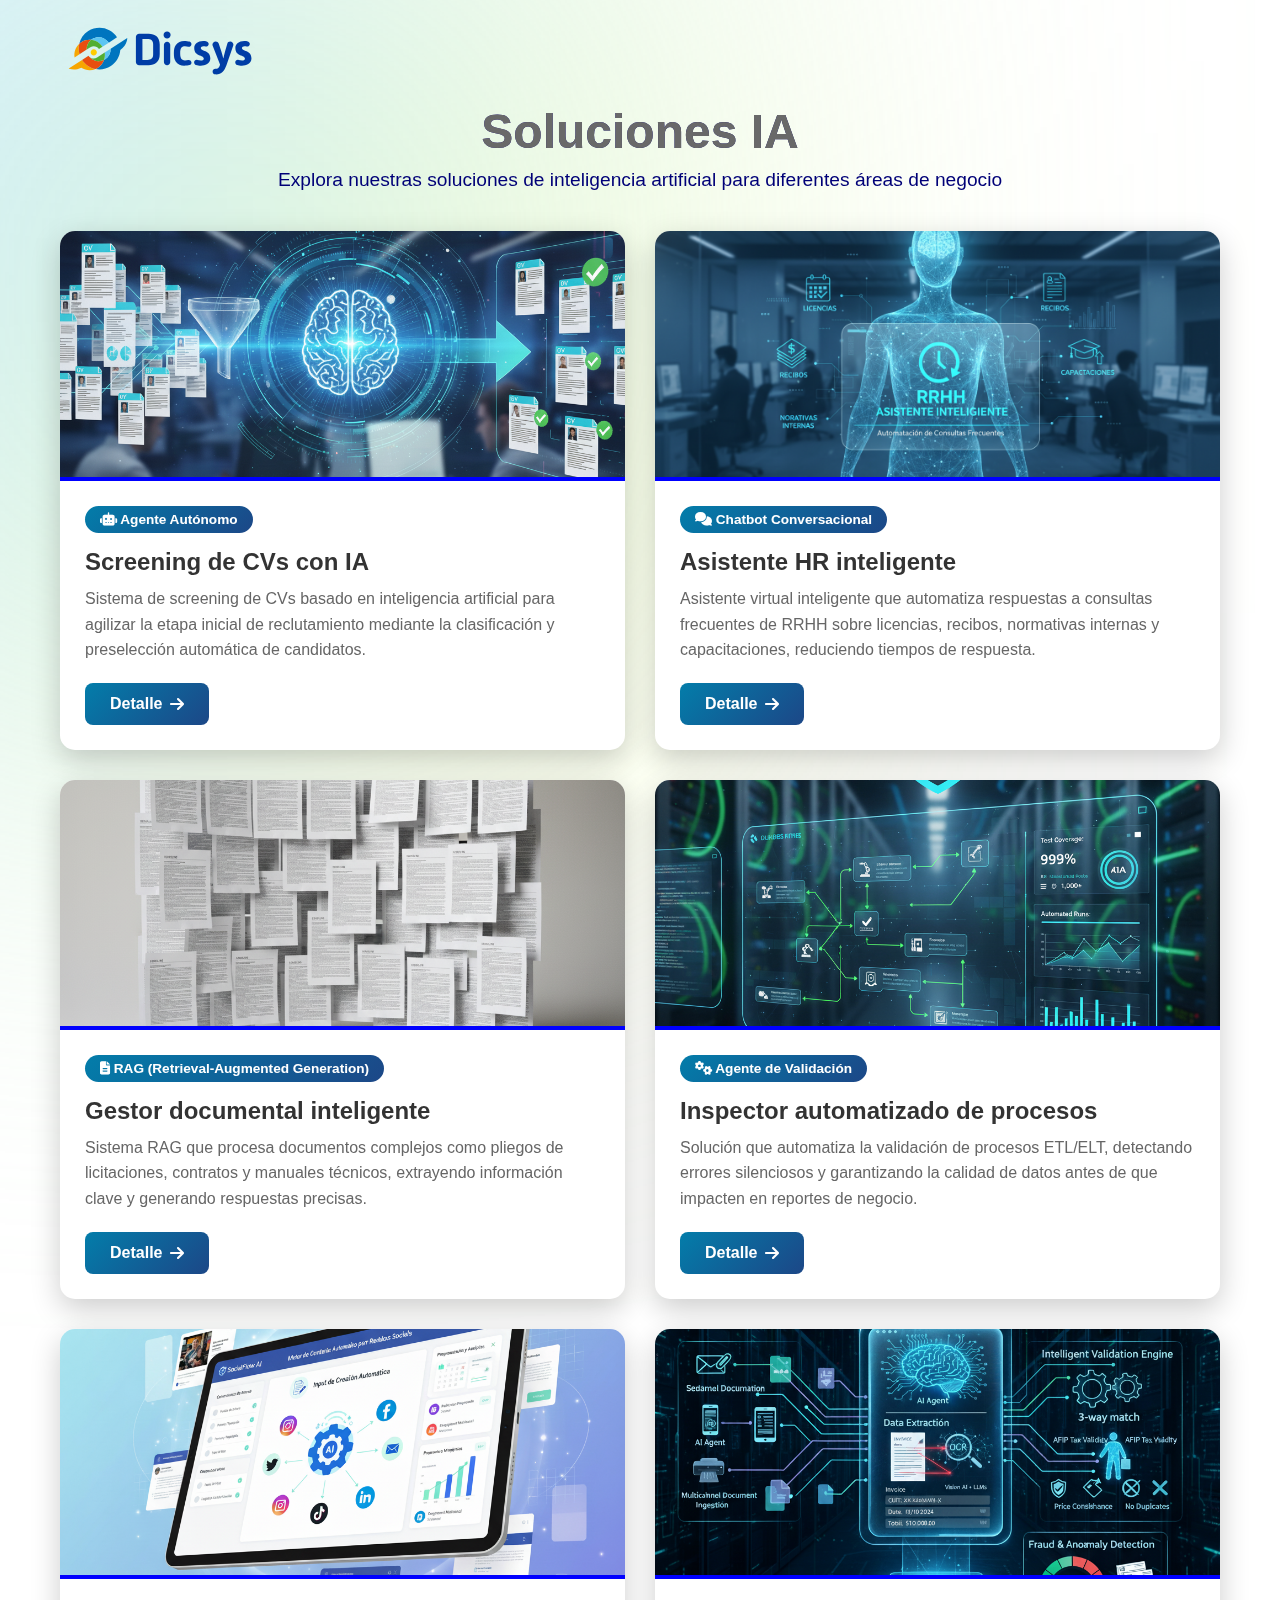
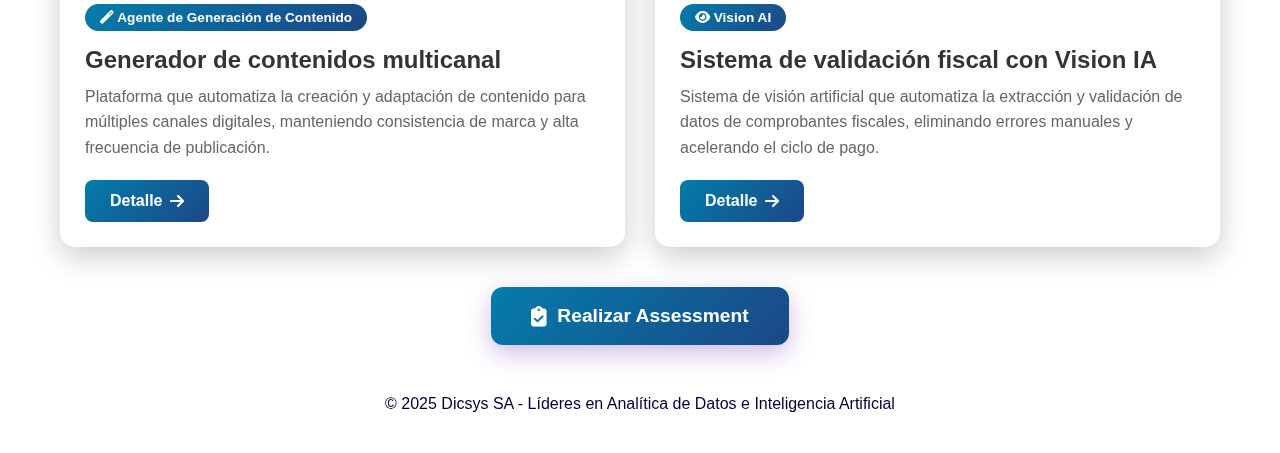
<file: index.html>
<!DOCTYPE html>
<html lang="es">

<head>
    <!-- Google tag (gtag.js) -->
    <script src="https://cdn.amplitude.com/script/947ab97fd9c5cfde113228c873d83dc4.js"></script><script>window.amplitude.add(window.sessionReplay.plugin({sampleRate: 1}));window.amplitude.init('947ab97fd9c5cfde113228c873d83dc4', {"fetchRemoteConfig":true,"autocapture":{"attribution":true,"fileDownloads":true,"formInteractions":true,"pageViews":true,"sessions":true,"elementInteractions":true,"networkTracking":true,"webVitals":true,"frustrationInteractions":true}});</script>     
    <script async src="https://www.googletagmanager.com/gtag/js?id=G-KTQTPMW7R7"></script>
    <script>
        window.dataLayer = window.dataLayer || [];
        function gtag(){dataLayer.push(arguments);}
        gtag('js', new Date());
        gtag('config', 'G-KTQTPMW7R7', {
            'page_name': 'view_demos_index',
            'source': 'github-pages'
        });
    </script>
    <meta charset="UTF-8">
    <meta name="viewport" content="width=device-width, initial-scale=1.0">
    <title>Demos de Soluciones IA - Dicsys</title>
    <link rel="stylesheet" href="https://cdnjs.cloudflare.com/ajax/libs/font-awesome/6.4.0/css/all.min.css">
    <style>
        :root {
            --color-primary-dark: #000033;
            --color-primary-blue: #000077;
            --color-primary-purple: #5522AA;
            --color-accent-cyan: #55BBCC;
            --color-accent-orange: #EE8844;
            --color-accent-pink: #FF77AA;
            --gradient-primary: linear-gradient(135deg, #5522AA 0%, #000077 50%, #000033 100%);
            --gradient-secondary: linear-gradient(135deg, #55BBCC 0%, #5522AA 100%);
            
            --gradient-accent: linear-gradient(135deg, #EE8844 0%, #FF77AA 100%);

            --gradient-btn-activo: linear-gradient(135deg, #538F41 0%, #43A9D5 100%);
            --gradient-btn-inactivo: linear-gradient(135deg, #037DAA 0%, #1C4787 100%);
            
        }

        * {
            margin: 0;
            padding: 0;
            box-sizing: border-box;
        }

        body {
            font-family: 'Segoe UI', Tahoma, Geneva, Verdana, sans-serif;
            background: #FFFFFF;
            min-height: 100vh;
            padding: 0;
            position: relative;
            overflow-x: hidden;
        }

        body::before {
            content: '';
            position: fixed;
            width: 1000px;
            height: 1000px;
            right: 45%;
            top: -220px;
            background: linear-gradient(120.51deg, #87D4FF 11.58%, #F3FFAC 82.42%);
            opacity: 0.6;
            filter: blur(250px);
            z-index: 0;
            pointer-events: none;
        }

        .header {
            position: relative;
            padding: 20px 60px;
            z-index: 100;
            background: transparent;
        }

        .header .logo {
            height: 60px;
            width: auto;
            filter: none;
        }

        .container {
            max-width: 1400px;
            margin: 0 auto;
            position: relative;
            z-index: 1;
            padding: 0 60px 20px 60px;
        }

        .page-header {
            text-align: center;
            color: var(--color-primary-dark);
            margin-bottom: 40px;
        }

        .page-header h1 {
            font-size: 3rem;
            margin-bottom: 10px;
            background: var(--gradient-primary);
            -webkit-background-clip: text;
            -webkit-text-fill-color: dimgray;
            background-clip: text;
        }

        .page-header p {
            font-size: 1.2rem;
            color: var(--color-primary-blue);
        }

        .demos-grid {
            display: grid;
            grid-template-columns: repeat(auto-fit, minmax(400px, 1fr));
            gap: 30px;
            margin-bottom: 40px;
        }

        .demo-card {
            background: white;
            border-radius: 15px;
            overflow: hidden;
            box-shadow: 0 10px 30px rgba(0, 0, 0, 0.2);
            transition: transform 0.3s ease, box-shadow 0.3s ease;
            display: flex;
            flex-direction: column;
        }

        .demo-card:hover {
            transform: translateY(-10px);
            box-shadow: 0 15px 40px rgba(0, 0, 0, 0.3);
        }

        .demo-image {
            width: 100%;
            height: 250px;
            object-fit: cover;
            border-bottom: 4px solid blue;
        }

        .demo-content {
            padding: 25px;
            flex-grow: 1;
            display: flex;
            flex-direction: column;
        }

        .demo-type {
            display: inline-block;
            background: var(--gradient-btn-inactivo);
            color: white;
            padding: 6px 15px;
            border-radius: 20px;
            font-size: 0.85rem;
            font-weight: 600;
            margin-bottom: 15px;
            align-self: flex-start;
        }

        .demo-title {
            font-size: 1.5rem;
            color: #333;
            margin-bottom: 10px;
            font-weight: 700;
        }

        .demo-description {
            color: #666;
            line-height: 1.6;
            margin-bottom: 20px;
            flex-grow: 1;
        }

        .demo-link {
            display: inline-flex;
            align-items: center;
            justify-content: center;
            background: var(--gradient-btn-inactivo);
            color: white;
            text-decoration: none;
            padding: 12px 25px;
            border-radius: 8px;
            font-weight: 600;
            transition: all 0.3s ease;
            align-self: flex-start;
        }

        .demo-link:hover {
            background: var(--gradient-btn-activo);
            transform: scale(1.05);
            box-shadow: 0 5px 15px rgba(238, 136, 68, 0.4);
        }

        .demo-link i {
            margin-left: 8px;
        }

        .assessment-section {
            text-align: center;
            margin-top: 40px;
            margin-bottom: 20px;
        }

        .assessment-btn {
            display: inline-flex;
            align-items: center;
            justify-content: center;
            background: var(--gradient-btn-inactivo);
            color: white;
            text-decoration: none;
            padding: 18px 40px;
            border-radius: 12px;
            font-size: 1.2rem;
            font-weight: 700;
            transition: all 0.3s ease;
            box-shadow: 0 8px 25px rgba(85, 34, 170, 0.3);
        }

        .assessment-btn:hover {
            background: var(--gradient-btn-activo);
            transform: translateY(-5px);
            box-shadow: 0 12px 35px rgba(238, 136, 68, 0.4);
        }

        .assessment-btn i {
            margin-right: 10px;
            font-size: 1.3rem;
        }

        footer {
            text-align: center;
            color: var(--color-primary-dark);
            margin-top: 30px;
            padding: 20px 0;
        }

        @media (max-width: 768px) {
            .demos-grid {
                grid-template-columns: 1fr;
            }

            .page-header h1 {
                font-size: 2rem;
            }

            .page-header p {
                font-size: 1rem;
            }

            .header .logo {
                height: 50px;
            }
        }
    </style>
</head>

<body>
    <!-- Header with Logo -->
    <header class="header">
        <img src="assets/img/dicsys_full_color_g.svg" alt="Dicsys Logo" class="logo">
    </header>

    <div class="container">
        <div class="page-header">
            <h1 class="grisoscuro">Soluciones IA</h1>
            <p>Explora nuestras soluciones de inteligencia artificial para diferentes áreas de negocio</p>
        </div>

        <div class="demos-grid">
            <!-- Demo 1: Screening CVs -->
            <div class="demo-card">
                <img src="assets/img/intro.png" alt="Screening CVs con IA" class="demo-image">
                <div class="demo-content">
                    <span class="demo-type"><i class="fas fa-robot"></i> Agente Autónomo</span>
                    <h2 class="demo-title"> Screening de CVs con IA</h2>
                    <p class="demo-description">
                        Sistema de screening de CVs basado en inteligencia artificial para agilizar la etapa inicial de
                        reclutamiento mediante la clasificación y preselección automática de candidatos.
                    </p>
                    <a href="demo1/index.html" class="demo-link">
                        Detalle <i class="fas fa-arrow-right"></i>
                    </a>
                </div>
            </div>

            <!-- Demo 2: Chatbot HR -->
            <div class="demo-card">
                <img src="assets/img/hr-chatbot.png" alt="Chatbot HR Assistant" class="demo-image">
                <div class="demo-content">
                    <span class="demo-type"><i class="fas fa-comments"></i> Chatbot Conversacional</span>
                    <h2 class="demo-title">Asistente HR inteligente</h2>
                    <p class="demo-description">
                        Asistente virtual inteligente que automatiza respuestas a consultas frecuentes de RRHH sobre
                        licencias, recibos, normativas internas y capacitaciones, reduciendo tiempos de respuesta.
                    </p>
                    <a href="demo2/index.html" class="demo-link">
                        Detalle <i class="fas fa-arrow-right"></i>
                    </a>
                </div>
            </div>

            <!-- Demo 3: Bot RAG -->
            <div class="demo-card">
                <img src="assets/img/hojas.png" alt="Generación de Documentación Técnica" class="demo-image">
                <div class="demo-content">
                    <span class="demo-type"><i class="fas fa-file-alt"></i> RAG (Retrieval-Augmented Generation)</span>
                    <h2 class="demo-title">Gestor documental inteligente</h2>
                    <p class="demo-description">
                        Sistema RAG que procesa documentos complejos como pliegos de licitaciones, contratos y manuales
                        técnicos, extrayendo información clave y generando respuestas precisas.
                    </p>
                    <a href="demo3/index.html" class="demo-link">
                        Detalle <i class="fas fa-arrow-right"></i>
                    </a>
                </div>
            </div>

            <!-- Demo 4: ETL -->
            <div class="demo-card">
                <img src="assets/img/producto-demo4.png" alt="Automatización de Pruebas ETL" class="demo-image">
                <div class="demo-content">
                    <span class="demo-type"><i class="fas fa-cogs"></i> Agente de Validación</span>
                    <h2 class="demo-title">Inspector automatizado de procesos</h2>
                    <p class="demo-description">
                        Solución que automatiza la validación de procesos ETL/ELT, detectando errores silenciosos y
                        garantizando la calidad de datos antes de que impacten en reportes de negocio.
                    </p>
                    <a href="demo4/index.html" class="demo-link">
                        Detalle <i class="fas fa-arrow-right"></i>
                    </a>
                </div>
            </div>

            <!-- Demo 5: Marketing -->
            <div class="demo-card">
                <img src="assets/img/marketing.png" alt="Motor de Contenido Automático" class="demo-image">
                <div class="demo-content">
                    <span class="demo-type"><i class="fas fa-magic"></i> Agente de Generación de Contenido</span>
                    <h2 class="demo-title">Generador de contenidos multicanal</h2>
                    <p class="demo-description">
                        Plataforma que automatiza la creación y adaptación de contenido para múltiples canales
                        digitales, manteniendo consistencia de marca y alta frecuencia de publicación.
                    </p>
                    <a href="demo5/index.html" class="demo-link">
                        Detalle <i class="fas fa-arrow-right"></i>
                    </a>
                </div>
            </div>

            <!-- Demo 6: Contabilidad -->
            <div class="demo-card">
                <img src="assets/img/producto-contabilidad.png" alt="Verificación de Comprobantes" class="demo-image">
                <div class="demo-content">
                    <span class="demo-type"><i class="fas fa-eye"></i> Vision AI</span>
                    <h2 class="demo-title">Sistema de validación fiscal con Vision IA</h2>
                    <p class="demo-description">
                        Sistema de visión artificial que automatiza la extracción y validación de datos de comprobantes
                        fiscales, eliminando errores manuales y acelerando el ciclo de pago.
                    </p>
                    <a href="demo6/index.html" class="demo-link">
                        Detalle <i class="fas fa-arrow-right"></i>
                    </a>
                </div>
            </div>
        </div>

        <div class="assessment-section">
            <a href="assesment.html" class="assessment-btn">
                <i class="fas fa-clipboard-check"></i> Realizar Assessment
            </a>
        </div>

        <footer>
            <p>© 2025 Dicsys SA - Líderes en Analítica de Datos e Inteligencia Artificial</p>
        </footer>
    </div>
</body>

</html>
</file>
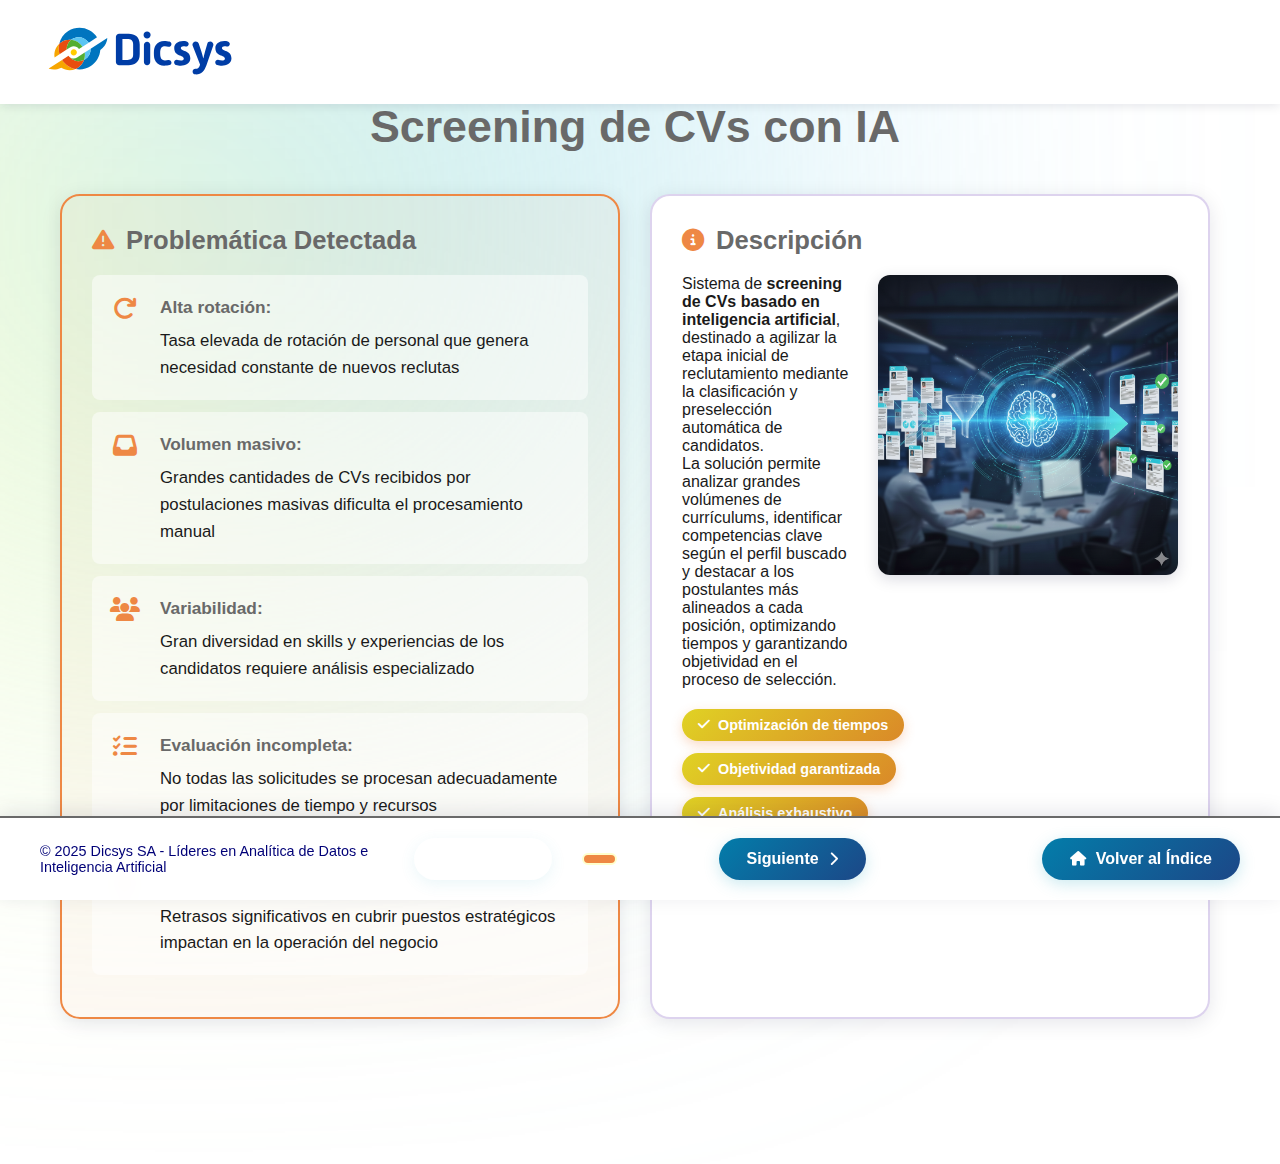
<file: demo1/index.html>
<!DOCTYPE html>
<html lang="es">

<head>
    <!-- Google tag (gtag.js) -->
    <script src="https://cdn.amplitude.com/script/947ab97fd9c5cfde113228c873d83dc4.js"></script><script>window.amplitude.add(window.sessionReplay.plugin({sampleRate: 1}));window.amplitude.init('947ab97fd9c5cfde113228c873d83dc4', {"fetchRemoteConfig":true,"autocapture":{"attribution":true,"fileDownloads":true,"formInteractions":true,"pageViews":true,"sessions":true,"elementInteractions":true,"networkTracking":true,"webVitals":true,"frustrationInteractions":true}});</script>
    <script async src="https://www.googletagmanager.com/gtag/js?id=G-KTQTPMW7R7"></script>
    <script>
        window.dataLayer = window.dataLayer || [];
        function gtag(){dataLayer.push(arguments);}
        gtag('js', new Date());
        gtag('config', 'G-KTQTPMW7R7', {
            'page_name': 'demo1',
            'source': 'github-pages'
        });
    </script>
    <meta charset="UTF-8">
    <meta name="viewport" content="width=device-width, initial-scale=1.0">
    <title>Asistente HR inteligente - Dicsys</title>
    <link rel="stylesheet" href="../assets/css/styles.css">
    <link rel="stylesheet" href="https://cdnjs.cloudflare.com/ajax/libs/font-awesome/6.4.0/css/all.min.css">
</head>
<!-- Google tag (gtag.js) -->
<script async src="https://www.googletagmanager.com/gtag/js?id=G-KTQTPMW7R7"></script>
<script>
  window.dataLayer = window.dataLayer || [];
  function gtag(){dataLayer.push(arguments);}
  gtag('js', new Date());
  gtag('config', 'G-KTQTPMW7R7', {
    'page_name': 'demo1',
    'source': 'github-pages'
  });
</script>

<body>
    <!-- Header -->
    <header class="header" id="mainHeader">
        <img src="../assets/img/dicsys_full_color_g.svg" alt="Dicsys Logo" class="logo">
    </header>

    <!-- Slides Container -->
    <div class="slides-container">
        <div class="hero-area"></div>
        <!-- Slide 1: Screening CVs -->
        <div class="slide active" data-slide="1">
            <div class="slide-content">
                <h1 class="slide-title">
                    Screening de CVs con IA
                </h1>

                <div class="content-grid">
                    <div class="card highlight">
                        <h2><i class="fas fa-exclamation-triangle"></i> Problemática Detectada</h2>
                        <ul class="problem-list">
                            <li>
                                <i class="fas fa-arrow-rotate-right"></i>
                                <div>
                                    <strong>Alta rotación:</strong>
                                    <span>Tasa elevada de rotación de personal que genera necesidad constante de nuevos
                                        reclutas</span>
                                </div>
                            </li>
                            <li>
                                <i class="fas fa-inbox"></i>
                                <div>
                                    <strong>Volumen masivo:</strong>
                                    <span>Grandes cantidades de CVs recibidos por postulaciones masivas dificulta el
                                        procesamiento manual</span>
                                </div>
                            </li>
                            <li>
                                <i class="fas fa-users"></i>
                                <div>
                                    <strong>Variabilidad:</strong>
                                    <span>Gran diversidad en skills y experiencias de los candidatos requiere análisis
                                        especializado</span>
                                </div>
                            </li>
                            <li>
                                <i class="fas fa-tasks"></i>
                                <div>
                                    <strong>Evaluación incompleta:</strong>
                                    <span>No todas las solicitudes se procesan adecuadamente por limitaciones de tiempo
                                        y recursos</span>
                                </div>
                            </li>
                            <li>
                                <i class="fas fa-clock"></i>
                                <div>
                                    <strong>Demoras críticas:</strong>
                                    <span>Retrasos significativos en cubrir puestos estratégicos impactan en la
                                        operación del negocio</span>
                                </div>
                            </li>
                        </ul>
                    </div>
                    <div class="card">
                        <h2><i class="fas fa-info-circle"></i> Descripción</h2>
                        <div class="description-content">
                            <div class="description-text">
                                <p>Sistema de <strong>screening de CVs basado en inteligencia artificial</strong>,
                                    destinado a agilizar la etapa inicial de reclutamiento mediante la clasificación y
                                    preselección automática de candidatos.</p>
                                <p>La solución permite analizar grandes volúmenes de currículums, identificar
                                    competencias clave según el perfil buscado y destacar a los postulantes más
                                    alineados a cada posición, optimizando tiempos y garantizando objetividad en el
                                    proceso de selección.</p>
                            </div>
                            <div class="description-image">
                                <img src="../assets/img/intro.png" alt="Sistema de Screening de CVs con IA"
                                    class="intro-image">
                            </div>
                        </div>
                        <div class="benefits-tags">
                            <span class="tag"><i class="fas fa-check"></i> Optimización de tiempos</span>
                            <span class="tag"><i class="fas fa-check"></i> Objetividad garantizada</span>
                            <span class="tag"><i class="fas fa-check"></i> Análisis exhaustivo</span>
                        </div>
                    </div>
                </div>
            </div>
        </div>

        <!-- Slide 2: Solución -->
        <div class="slide" data-slide="2">
            <div class="slide-content">
                <h1 class="slide-title">
                    Solución Implementada
                </h1>

                <div class="card">
                    <h2><i class="fas fa-cogs"></i> Componentes Clave del Sistema</h2>
                    <div class="components-grid">
                        <div class="component-item">
                            <i class="fas fa-plug"></i>
                            <div>
                                <strong>Integración multiplataforma</strong>
                                <p>Conexión automática con Email, sistemas CRM, almacenamiento de archivos y proveedores
                                    externos de reclutamiento para centralizar todas las aplicaciones</p>
                            </div>
                        </div>
                        <div class="component-item">
                            <i class="fas fa-brain"></i>
                            <div>
                                <strong>Evaluación inteligente con LLM</strong>
                                <p>Modelos de lenguaje avanzados generan tablas estandarizadas almacenadas en base de
                                    datos interna para procesamiento uniforme</p>
                            </div>
                        </div>
                        <div class="component-item">
                            <i class="fas fa-chart-line"></i>
                            <div>
                                <strong>Scoring automatizado</strong>
                                <p>Algoritmos de scoring identifican y rankean a los mejores candidatos según criterios
                                    personalizados por posición</p>
                            </div>
                        </div>
                        <div class="component-item">
                            <i class="fas fa-briefcase"></i>
                            <div>
                                <strong>Gestión de vacantes (ABM)</strong>
                                <p>Alta, baja y modificación de puestos a cubrir con matching inteligente de candidatos
                                    basado en requisitos específicos</p>
                            </div>
                        </div>
                        <div class="component-item">
                            <i class="fas fa-user-check"></i>
                            <div>
                                <strong>Validación humana (Human-in-the-loop)</strong>
                                <p>Los reclutadores mantienen control final sobre las decisiones con asistencia de
                                    recomendaciones IA</p>
                            </div>
                        </div>
                        <div class="component-item">
                            <i class="fas fa-envelope"></i>
                            <div>
                                <strong>Contacto automatizado</strong>
                                <p>Comunicación automática con candidatos seleccionados vía Email y WhatsApp para
                                    avanzar en el proceso</p>
                            </div>
                        </div>
                    </div>
                </div>

                <div class="image-container">
                    <h3><i class="fas fa-sitemap"></i> Arquitectura de la solución</h3>
                    <img src="../assets/img/arq1.png" alt="Arquitectura de la solución" class="zoomable"
                        style="max-width: 80%;">
                    <p class="image-caption">Integración de datos</p>
                    <br /><br />
                    <img src="../assets/img/arq2.png" alt="Arquitectura de la solución - Definición de puestos"
                        class="zoomable" style="max-width: 80%;">
                    <p class="image-caption">Definición de puestos</p>
                    <br /><br />
                    <img src="../assets/img/arq3.png" alt="Arquitectura de la solución - Evaluación de candidatos"
                        class="zoomable" style="max-width: 80%;">
                    <p class="image-caption">Evaluación de candidatos</p>
                    <br /><br />
                </div>
            </div>
        </div>

        <!-- Slide 3: Beneficios -->
        <div class="slide" data-slide="3">
            <div class="slide-content scrollable">
                <h1 class="slide-title">
                    Beneficios y Resultados
                </h1>

                <div class="benefits-grid">
                    <div class="benefit-card">
                        <div class="benefit-icon"><i class="fas fa-dollar-sign"></i></div>
                        <h3>Reducción de Costos de Oportunidad</h3>
                        <p>Menor costo por vacante abierta al acelerar el tiempo de contratación, reduciendo el impacto
                            negativo en la productividad del equipo</p>
                    </div>
                    <div class="benefit-card">
                        <div class="benefit-icon"><i class="fas fa-clock"></i></div>
                        <h3>Optimización del Tiempo Operativo</h3>
                        <p>Reducción drástica del tiempo que los colaboradores dedican a tareas repetitivas de screening
                            manual de CVs</p>
                    </div>
                    <div class="benefit-card">
                        <div class="benefit-icon"><i class="fas fa-shield-alt"></i></div>
                        <h3>Eliminación de Errores</h3>
                        <p>Prevención de omisiones de candidatos calificados y reducción de errores humanos en el
                            proceso de selección inicial</p>
                    </div>
                    <div class="benefit-card">
                        <div class="benefit-icon"><i class="fas fa-search"></i></div>
                        <h3>Evaluación Objetiva y Completa</h3>
                        <p>Análisis exhaustivo del 100% de los candidatos, destacando aspectos y competencias difíciles
                            de detectar manualmente debido al volumen</p>
                    </div>
                    <div class="benefit-card">
                        <div class="benefit-icon"><i class="fas fa-sync-alt"></i></div>
                        <h3>Proceso Unificado de Recruiting</h3>
                        <p>Estandarización y homogeneización del proceso de reclutamiento en toda la organización con
                            criterios consistentes</p>
                    </div>
                </div>

                <div class="image-full-width">
                    <h3><i class="fas fa-desktop"></i> Interfaz Principal de la Solución</h3>
                    <img src="../assets/img/main.png" alt="Dashboard principal del sistema de screening de CVs"
                        class="zoomable">
                    <p class="image-caption">Vista del dashboard principal mostrando métricas clave y funcionalidades
                        del sistema</p>
                </div>
            </div>
        </div>

        <!-- Slide 8: Recomendación de Candidatos -->
        <div class="slide" data-slide="8">
            <div class="slide-content scrollable">
                <h1 class="slide-title">
                    Recomendación y Ranking de Candidatos
                </h1>

                <div class="card">
                    <h2><i class="fas fa-ranking-star"></i> Top 10 Candidatos Mejor Rankeados</h2>
                    <p>El sistema presenta los candidatos con mayor puntaje de compatibilidad para cada vacante,
                        facilitando la toma de decisiones del equipo de recruiting:</p>
                    <div class="features-list">
                        <div class="feature-item">
                            <i class="fas fa-chart-bar"></i>
                            <div>
                                <strong>Score personalizado por posición</strong>
                                <p>Calculado en base a los pesos y requisitos configurados específicamente para el
                                    puesto vacante</p>
                            </div>
                        </div>
                        <div class="feature-item">
                            <i class="fas fa-lightbulb"></i>
                            <div>
                                <strong>Insights inteligentes para el recruiter</strong>
                                <p>El sistema genera tips y recomendaciones basadas en atributos destacados del
                                    candidato que pueden ser relevantes</p>
                            </div>
                        </div>
                        <div class="feature-item">
                            <i class="fas fa-comment-dots"></i>
                            <div>
                                <strong>Explicación transparente del score</strong>
                                <p>Desglose completo de cómo se calculó el puntaje, mostrando qué atributos
                                    contribuyeron más al resultado final</p>
                            </div>
                        </div>
                    </div>
                </div>

                <div class="image-full-width">
                    <h3><i class="fas fa-list-ol"></i> Vista de Ranking de Candidatos</h3>
                    <img src="../assets/img/candidatos.png" alt="Top 10 candidatos rankeados por score"
                        class="zoomable">
                    <p class="image-caption">Lista ordenada de candidatos con su score, insights generados por IA y
                        acciones rápidas</p>
                </div>

                <div class="image-full-width">
                    <h3><i class="fas fa-user-circle"></i> Perfil Detallado del Candidato</h3>
                    <img src="../assets/img/perfil.png" alt="Vista detallada del perfil de un candidato"
                        class="zoomable">
                    <p class="image-caption">Información completa del candidato incluyendo experiencia, habilidades,
                        formación y evaluación detallada</p>
                </div>

                <div class="image-full-width">
                    <h3><i class="fas fa-user-circle"></i> Perfil Detallado del Candidato</h3>
                    <img src="../assets/img/benchmark.png" alt="Vista detallada del perfil de un candidato"
                        class="zoomable" style="max-width: 80%;">
                    <p class="image-caption">Comparación de candidatos destacando beneficios y fortalezas de cada uno.
                    </p>
                </div>
            </div>
        </div>



    </div>

    <!-- Scroll Indicator -->
    <div class="scroll-indicator" id="scrollIndicator">
        <i class="fas fa-chevron-down"></i> Desplázate para ver más contenido
    </div>

    <!-- Navigation Controls -->
    <div class="navigation">
        <div class="nav-left">
            <p class="copyright">© 2025 Dicsys SA - Líderes en Analítica de Datos e Inteligencia Artificial</p>
        </div>

        <div class="nav-center">
            <button id="prevBtn" class="nav-btn" disabled>
                <i class="fas fa-chevron-left"></i> Anterior
            </button>

            <div class="dots-container" id="dotsContainer"></div>

            <button id="nextBtn" class="nav-btn">
                Siguiente <i class="fas fa-chevron-right"></i>
            </button>
        </div>

        <div class="nav-right">
            <a href="../index.html" class="nav-btn" style="text-decoration: none;">
                <i class="fas fa-home"></i> Volver al Índice
            </a>
        </div>
    </div>

    <!-- Image Zoom Modal -->
    <div id="imageModal" class="modal">
        <span class="close-modal">&times;</span>
        <img class="modal-content" id="modalImage">
        <div class="zoom-controls">
            <button id="zoomIn"><i class="fas fa-search-plus"></i></button>
            <button id="zoomOut"><i class="fas fa-search-minus"></i></button>
            <button id="zoomReset"><i class="fas fa-compress"></i></button>
        </div>
    </div>

    <script src="../assets/js/script.js"></script>
</body>

</html>
</file>
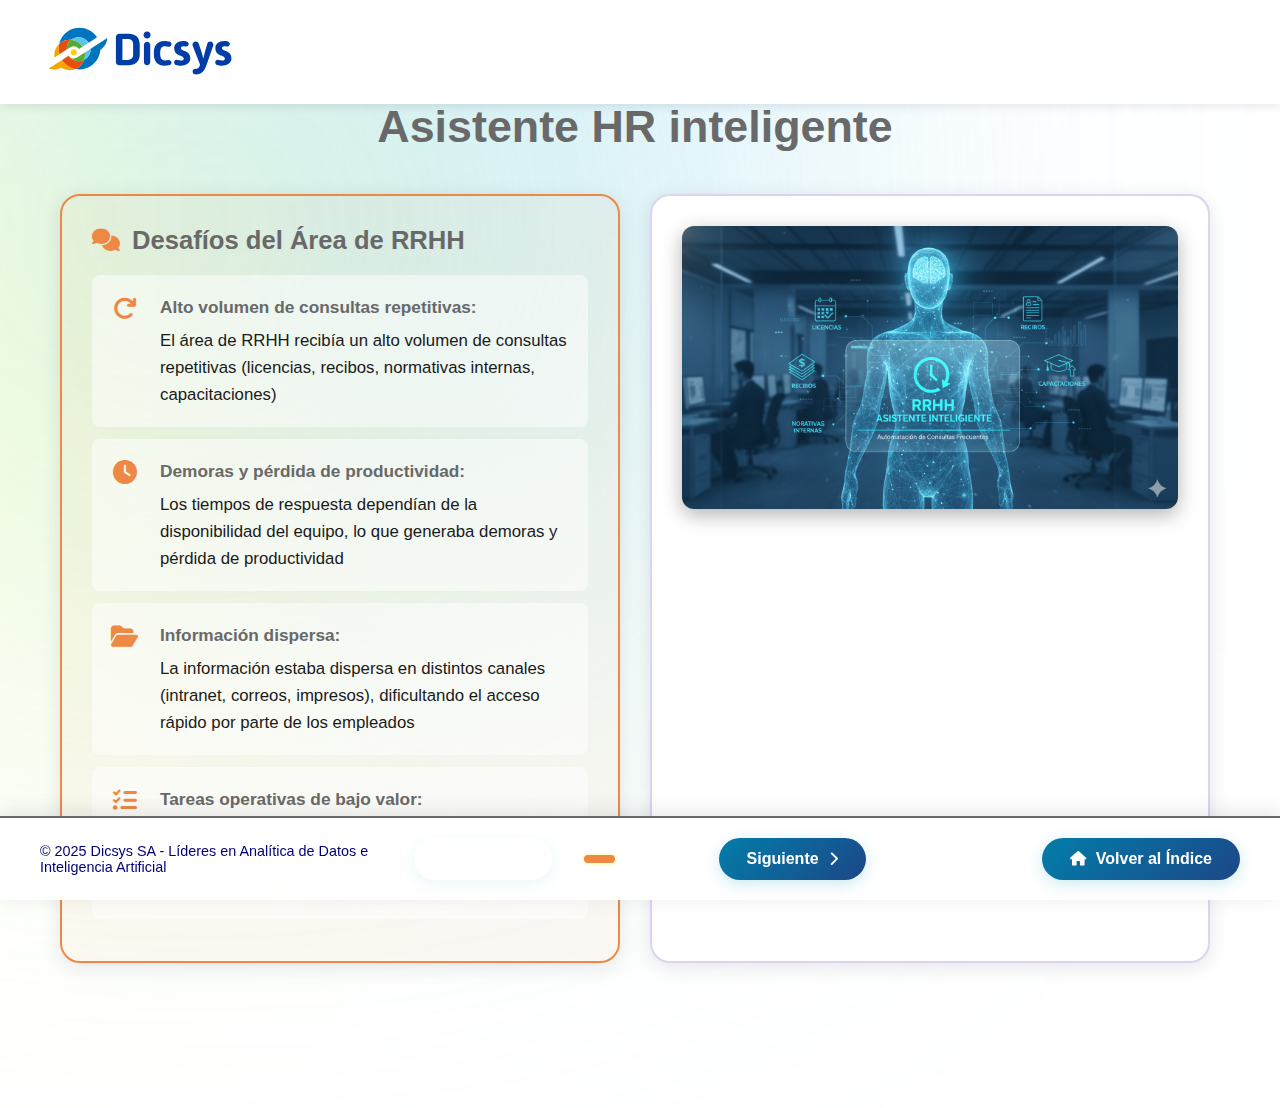
<file: demo2/index.html>
<!DOCTYPE html>
<html lang="es">

<head>
    <!-- Google tag (gtag.js) -->
    <script src="https://cdn.amplitude.com/script/947ab97fd9c5cfde113228c873d83dc4.js"></script><script>window.amplitude.add(window.sessionReplay.plugin({sampleRate: 1}));window.amplitude.init('947ab97fd9c5cfde113228c873d83dc4', {"fetchRemoteConfig":true,"autocapture":{"attribution":true,"fileDownloads":true,"formInteractions":true,"pageViews":true,"sessions":true,"elementInteractions":true,"networkTracking":true,"webVitals":true,"frustrationInteractions":true}});</script>
    <script async src="https://www.googletagmanager.com/gtag/js?id=G-KTQTPMW7R7"></script>
    <script>
        window.dataLayer = window.dataLayer || [];
        function gtag() { dataLayer.push(arguments); }
        gtag('js', new Date());
        gtag('config', 'G-KTQTPMW7R7', {
            'page_name': 'demo2',
            'source': 'github-pages'
        });
    </script>
    <meta charset="UTF-8">
    <meta name="viewport" content="width=device-width, initial-scale=1.0">
    <title>Asistente HR inteligente - Dicsys</title>
    <link rel="stylesheet" href="../assets/css/styles.css">
    <link rel="stylesheet" href="https://cdnjs.cloudflare.com/ajax/libs/font-awesome/6.4.0/css/all.min.css">
</head>

<body>
    <!-- Header -->
    <header class="header">
        <img src="../assets/img/dicsys_full_color_g.svg" alt="Dicsys Logo" class="logo">
    </header>

    <!-- Slides Container -->
    <div class="slides-container">
        <div class="hero-area"></div>
        <!-- Slide 1: Problema -->
        <div class="slide active" data-slide="1">
            <div class="slide-content">
                <h1 class="slide-title">
                    Asistente HR inteligente
                </h1>

                <div class="content-grid">
                    <div class="card highlight">
                        <h2><i class="fas fa-comments"></i> Desafíos del Área de RRHH</h2>
                        <ul class="problem-list">
                            <li>
                                <i class="fas fa-redo"></i>
                                <div>
                                    <strong>Alto volumen de consultas repetitivas:</strong>
                                    <span>El área de RRHH recibía un alto volumen de consultas repetitivas (licencias,
                                        recibos, normativas internas, capacitaciones)</span>
                                </div>
                            </li>
                            <li>
                                <i class="fas fa-clock"></i>
                                <div>
                                    <strong>Demoras y pérdida de productividad:</strong>
                                    <span>Los tiempos de respuesta dependían de la disponibilidad del equipo, lo que
                                        generaba demoras y pérdida de productividad</span>
                                </div>
                            </li>
                            <li>
                                <i class="fas fa-folder-open"></i>
                                <div>
                                    <strong>Información dispersa:</strong>
                                    <span>La información estaba dispersa en distintos canales (intranet, correos,
                                        impresos), dificultando el acceso rápido por parte de los empleados</span>
                                </div>
                            </li>
                            <li>
                                <i class="fas fa-tasks"></i>
                                <div>
                                    <strong>Tareas operativas de bajo valor:</strong>
                                    <span>Se requería liberar al equipo de RRHH de tareas operativas de bajo valor para
                                        que puedan enfocarse en iniciativas estratégicas</span>
                                </div>
                            </li>
                        </ul>
                    </div>
                    <div class="card">
                        <div class="description-image">
                            <img src="../assets/img/hr-chatbot.png" alt="Chatbot HR Assistant"
                                class="intro-image zoomable">
                        </div>
                    </div>
                </div>
            </div>
        </div>

        <!-- Slide 2: Solución -->
        <div class="slide" data-slide="2">
            <div class="slide-content scrollable">
                <h1 class="slide-title">
                    Solución Implementada
                </h1>

                <div class="card">
                    <h2><i class="fas fa-robot"></i> Chatbot de Soporte Interno - HR Assistant</h2>
                    <div class="components-grid">
                        <div class="component-item">
                            <i class="fas fa-clock"></i>
                            <div>
                                <strong>Respuestas inmediatas 24/7</strong>
                                <p>Responde de forma inmediata consultas frecuentes sobre licencias, vacaciones, recibos
                                    de sueldo, capacitaciones y políticas de la compañía</p>
                            </div>
                        </div>
                        <div class="component-item">
                            <i class="fas fa-file-alt"></i>
                            <div>
                                <strong>Acceso rápido a documentación</strong>
                                <p>Permite a los empleados acceder de manera simple y rápida a la documentación oficial
                                    sin depender de horarios de atención</p>
                            </div>
                        </div>
                        <div class="component-item">
                            <i class="fas fa-check-circle"></i>
                            <div>
                                <strong>Canal único de información confiable</strong>
                                <p>Actúa como un canal único de información confiable, estandarizando respuestas</p>
                            </div>
                        </div>
                    </div>
                </div>

                <div class="two-column">
                    <div class="image-container">
                        <img src="../assets/img/chatbot-demo2-interface.png" alt="Interfaz del Chatbot"
                            class="zoomable">
                    </div>
                    <div class="image-container">
                        <img src="../assets/img/chatbot-demo2-chat1.png" alt="Chatbot en acción" class="zoomable"
                            style="max-height: 685px;">
                    </div>
                </div>

                <div class="card">
                    <h2><i class="fas fa-info-circle"></i> Descripción</h2>
                    <p>Se implementó un <strong>chatbot de soporte interno en el área de Recursos Humanos</strong>,
                        destinado a brindar asistencia inmediata en consultas frecuentes y acceso rápido a información
                        corporativa (políticas internas, procedimientos de licencias, vacaciones, recibos de sueldo,
                        capacitaciones, entre otros). El chatbot funciona de manera continua <strong>24/7</strong> e
                        integrado con las herramientas internas de gestión, ofreciendo una experiencia ágil y
                        centralizada para los empleados administrativos y de sistemas de La Piamontesa.</p>
                </div>

                <div class="image-full-width">
                    <h3><i class="fas fa-sitemap"></i> Arquitectura de la solución</h3>
                    <img src="../assets/img/chatbot-demo2-architecture.png" alt="Arquitectura de la solución"
                        class="zoomable" style="max-width: 80%;">
                    <p class="image-caption">Flujo completo de la solución con inteligencia artificial</p>
                </div>
            </div>
        </div>

        <!-- Slide 3: Beneficios -->
        <div class="slide" data-slide="3">
            <div class="slide-content scrollable">
                <h1 class="slide-title">
                    Beneficios y Resultados
                </h1>

                <div class="benefits-grid">
                    <div class="benefit-card">
                        <div class="benefit-icon"><i class="fas fa-smile"></i></div>
                        <h3>Mejora en la Experiencia del Empleado</h3>
                        <p>Al contar con un canal 24/7 para resolver dudas de RRHH de manera inmediata y sin esperas</p>
                    </div>
                    <div class="benefit-card">
                        <div class="benefit-icon"><i class="fas fa-tasks"></i></div>
                        <h3>Reducción de la Carga Operativa</h3>
                        <p>Sobre el área de Recursos Humanos, que recibe menos consultas repetitivas y puede enfocarse
                            en tareas estratégicas</p>
                    </div>
                    <div class="benefit-card">
                        <div class="benefit-icon"><i class="fas fa-bolt"></i></div>
                        <h3>Agilidad y Productividad</h3>
                        <p>Los empleados obtienen información de manera inmediata, evitando tiempos muertos y mejorando
                            la eficiencia operativa</p>
                    </div>
                    <div class="benefit-card">
                        <div class="benefit-icon"><i class="fas fa-check-double"></i></div>
                        <h3>Estandarización de Respuestas</h3>
                        <p>Garantizando coherencia en la comunicación interna y eliminando inconsistencias en la
                            información</p>
                    </div>
                    <div class="benefit-card">
                        <div class="benefit-icon"><i class="fas fa-expand-arrows-alt"></i></div>
                        <h3>Escalabilidad</h3>
                        <p>El chatbot puede sumar nuevas funciones y procesos de RRHH a medida que evoluciona el uso y
                            las necesidades</p>
                    </div>
                </div>

                <div class="two-column">
                    <div class="image-container">
                        <img src="../assets/img/chatbot-demo2-chat2.png" alt="Ejemplo de uso del chatbot"
                            class="zoomable" style="max-width:80%;">
                    </div>
                    <div class="image-container">
                        <img src="../assets/img/chatbot-demo2-chat3.png" alt="Interfaz del chatbot" class="zoomable"
                            style="max-width:83%;">
                    </div>
                </div>
            </div>
        </div>

        <!-- Slide 4: Potenciales Expansiones -->
        <div class="slide" data-slide="4">
            <div class="slide-content scrollable">
                <h1 class="slide-title">
                    Potenciales Expansiones
                </h1>

                <div class="benefits-grid">
                    <div class="benefit-card">
                        <div class="benefit-icon"><i class="fas fa-user-plus"></i></div>
                        <h3>Integración Acelerada y Soporte Personalizado</h3>
                        <p>El onboarding es más rápido y consistente. Los empleados reciben información contextual
                            (según su rol/sede), lo que mejora la satisfacción y el engagement</p>
                    </div>
                    <div class="benefit-card">
                        <div class="benefit-icon"><i class="fas fa-cogs"></i></div>
                        <h3>Automatización de Gestiones Transaccionales</h3>
                        <p>El chatbot tramita solicitudes (vacaciones, licencias menores, actualización de datos) sin
                            intervención de RRHH, lo que resulta en ciclos de procesamiento más rápidos y una reducción
                            de errores</p>
                    </div>
                    <div class="benefit-card">
                        <div class="benefit-icon"><i class="fas fa-users"></i></div>
                        <h3>Fomento de la Cultura y la Participación</h3>
                        <p>Envío proactivo de recordatorios de capacitación, eventos o encuestas de clima laboral. El
                            chatbot facilita la escucha activa y aumenta la participación en iniciativas internas</p>
                    </div>
                    <div class="benefit-card">
                        <div class="benefit-icon"><i class="fas fa-bullseye"></i></div>
                        <h3>Garantía de Respuestas Contextuales</h3>
                        <p>Capacidad de segmentar políticas y procedimientos por rol, convenio o ubicación. Se asegura
                            que la información es 100% precisa y relevante para cada empleado</p>
                    </div>
                </div>

                <div class="image-container">
                    <img src="../assets/img/chatbot-demo2-expansion.png" alt="Expansiones futuras del chatbot"
                        class="zoomable" style="max-height: 680px;">
                </div>
            </div>
        </div>

    </div>

    <!-- Scroll Indicator -->
    <div class="scroll-indicator" id="scrollIndicator">
        <i class="fas fa-chevron-down"></i> Desplázate para ver más contenido
    </div>

    <!-- Navigation Controls -->
    <div class="navigation">
        <div class="nav-left">
            <p class="copyright">© 2025 Dicsys SA - Líderes en Analítica de Datos e Inteligencia Artificial</p>
        </div>

        <div class="nav-center">
            <button id="prevBtn" class="nav-btn" disabled>
                <i class="fas fa-chevron-left"></i> Anterior
            </button>

            <div class="dots-container" id="dotsContainer"></div>

            <button id="nextBtn" class="nav-btn">
                Siguiente <i class="fas fa-chevron-right"></i>
            </button>
        </div>

        <div class="nav-right">
            <a href="../index.html" class="nav-btn" style="text-decoration: none;">
                <i class="fas fa-home"></i> Volver al Índice
            </a>
        </div>
    </div>

    <!-- Image Zoom Modal -->
    <div id="imageModal" class="modal">
        <span class="close-modal">&times;</span>
        <img class="modal-content" id="modalImage">
        <div class="zoom-controls">
            <button id="zoomIn"><i class="fas fa-search-plus"></i></button>
            <button id="zoomOut"><i class="fas fa-search-minus"></i></button>
            <button id="zoomReset"><i class="fas fa-compress"></i></button>
        </div>
    </div>

    <script src="../assets/js/script.js"></script>
</body>

</html>
</file>
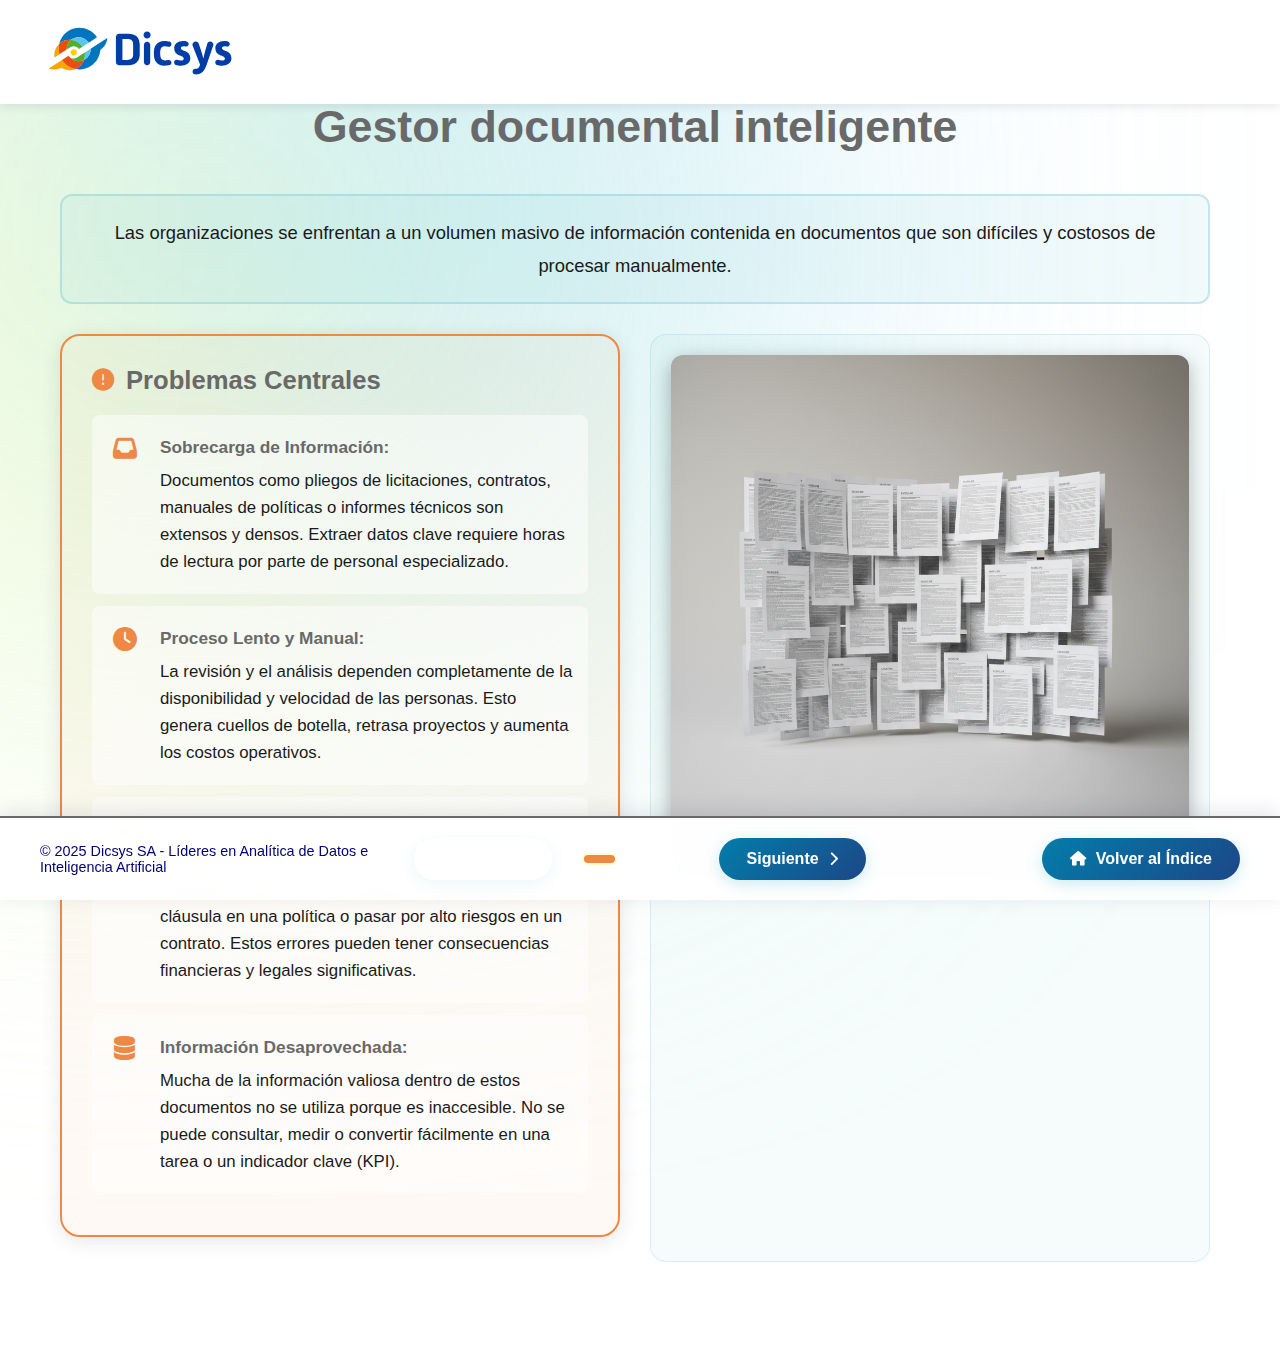
<file: demo3/index.html>
<!DOCTYPE html>
<html lang="es">

<head>
    <!-- Google tag (gtag.js) -->
    <script src="https://cdn.amplitude.com/script/947ab97fd9c5cfde113228c873d83dc4.js"></script><script>window.amplitude.add(window.sessionReplay.plugin({sampleRate: 1}));window.amplitude.init('947ab97fd9c5cfde113228c873d83dc4', {"fetchRemoteConfig":true,"autocapture":{"attribution":true,"fileDownloads":true,"formInteractions":true,"pageViews":true,"sessions":true,"elementInteractions":true,"networkTracking":true,"webVitals":true,"frustrationInteractions":true}});</script>
    <script async src="https://www.googletagmanager.com/gtag/js?id=G-KTQTPMW7R7"></script>
    <script>
        window.dataLayer = window.dataLayer || [];
        function gtag(){dataLayer.push(arguments);}
        gtag('js', new Date());
        gtag('config', 'G-KTQTPMW7R7', {
            'page_name': 'demo3',
            'source': 'github-pages'
        });
    </script>
    <meta charset="UTF-8">
    <meta name="viewport" content="width=device-width, initial-scale=1.0">
    <title>Gestor documental inteligente - Dicsys</title>
    <link rel="stylesheet" href="../assets/css/styles.css">
    <link rel="stylesheet" href="https://cdnjs.cloudflare.com/ajax/libs/font-awesome/6.4.0/css/all.min.css">
</head>

<body>
    <!-- Header -->
    <header class="header">
        <img src="../assets/img/dicsys_full_color_g.svg" alt="Dicsys Logo" class="logo">
    </header>

    <!-- Slides Container -->
    <div class="slides-container">
        <div class="hero-area"></div>
        <!-- Slide 1: El Problema -->
        <div class="slide active" data-slide="1">
            <div class="slide-content">
                <h1 class="slide-title">
                    Gestor documental inteligente
                </h1>

                <div class="intro-text">
                    Las organizaciones se enfrentan a un volumen masivo de información contenida en documentos que son
                    difíciles y costosos de procesar manualmente.
                </div>

                <div class="two-column">
                    <div class="card highlight">
                        <h2><i class="fas fa-exclamation-circle"></i> Problemas Centrales</h2>
                        <ul class="problem-list">
                            <li>
                                <i class="fas fa-inbox"></i>
                                <div>
                                    <strong>Sobrecarga de Información:</strong>
                                    <span>Documentos como pliegos de licitaciones, contratos, manuales de políticas o
                                        informes técnicos son extensos y densos. Extraer datos clave requiere horas de
                                        lectura por parte de personal especializado.</span>
                                </div>
                            </li>
                            <li>
                                <i class="fas fa-clock"></i>
                                <div>
                                    <strong>Proceso Lento y Manual:</strong>
                                    <span>La revisión y el análisis dependen completamente de la disponibilidad y
                                        velocidad
                                        de las personas. Esto genera cuellos de botella, retrasa proyectos y aumenta los
                                        costos operativos.</span>
                                </div>
                            </li>
                            <li>
                                <i class="fas fa-exclamation-triangle"></i>
                                <div>
                                    <strong>Riesgo de Error Humano:</strong>
                                    <span>La fatiga o la falta de atención pueden llevar a omitir requisitos críticos en
                                        una
                                        licitación, malinterpretar una cláusula en una política o pasar por alto riesgos
                                        en
                                        un contrato. Estos errores pueden tener consecuencias financieras y legales
                                        significativas.</span>
                                </div>
                            </li>
                            <li>
                                <i class="fas fa-database"></i>
                                <div>
                                    <strong>Información Desaprovechada:</strong>
                                    <span>Mucha de la información valiosa dentro de estos documentos no se utiliza
                                        porque es
                                        inaccesible. No se puede consultar, medir o convertir fácilmente en una tarea o
                                        un
                                        indicador clave (KPI).</span>
                                </div>
                            </li>
                        </ul>
                    </div>

                    <div class="image-container">
                        <img src="../assets/img/hojas.png" alt="Problema de documentos complejos" class="zoomable"
                            style="max-width: 100%;">
                    </div>
                </div>
            </div>
        </div>

        <!-- Slide 2: La Solución -->
        <div class="slide" data-slide="2">
            <div class="slide-content scrollable">
                <h1 class="slide-title">
                    Solución Implementada
                </h1>

                <div class="intro-text">
                    Una solución de análisis de documentos complejos automatiza el proceso de "lectura, comprensión y
                    estructuración" de la información.
                </div>

                <div class="card">
                    <h2><i class="fas fa-cogs"></i> Cómo Funciona</h2>
                    <ul class="solution-list">
                        <li>
                            <i class="fas fa-file-import"></i>
                            <div>
                                <strong>1. Ingesta del Documento</strong>
                                <p>La plataforma recibe los documentos en su formato original (PDF, Word, etc.). Si el
                                    documento es una imagen o un escaneo, utiliza tecnología de <strong>Reconocimiento
                                        Óptico de Caracteres (OCR)</strong> para convertirlo en texto.</p>
                            </div>
                        </li>
                        <li>
                            <i class="fas fa-brain"></i>
                            <div>
                                <strong>2. Procesamiento y Comprensión (El núcleo de la IA)</strong>
                                <p><strong>Segmentación y Vectorización:</strong> El sistema descompone el documento en
                                    fragmentos más pequeños (párrafos, secciones). Luego, un modelo de IA convierte el
                                    significado semántico de cada fragmento en un formato numérico llamado "embedding" o
                                    vector.</p>
                                <p><strong>Base de Datos Vectorial:</strong> Estos vectores se almacenan en una base de
                                    datos especializada que permite buscar información por su significado o contexto, no
                                    solo por palabras clave.</p>
                            </div>
                        </li>
                        <li>
                            <i class="fas fa-magic"></i>
                            <div>
                                <strong>3. Extracción y Generación de Salidas</strong>
                                <p>Utilizando la base de datos vectorial, la IA localiza rápidamente todas las partes
                                    relevantes del documento relacionadas con una tarea específica (ej: "identificar las
                                    responsabilidades", "listar los requisitos técnicos").</p>
                                <p>Un <strong>Modelo de Lenguaje Grande (LLM)</strong>, como Gemini, recibe estos
                                    fragmentos relevantes y genera los entregables estructurados que el usuario
                                    necesita.</p>
                            </div>
                        </li>
                    </ul>
                </div>

                <div class="image-container">
                    <h3><i class="fas fa-sitemap"></i> Arquitectura de la solución</h3>
                    <img src="../assets/img/botrag-demo3-architecture.png"
                        alt="Arquitectura del sistema de análisis de documentos" class="zoomable" style="width: 80%;">
                    <p class="image-caption">Flujo de integración de datos</p>
                    <br /><br />
                    <img src="../assets/img/botrag-demo3-flow.png" alt="Flujo de procesamiento" class="zoomable"
                        style="width: 80%;">
                    <p class="image-caption"> Flujo de procesamiento</p>
                </div>
            </div>
        </div>

        <!-- Slide 3: Beneficios -->
        <div class="slide" data-slide="3">
            <div class="slide-content scrollable">
                <h1 class="slide-title">
                    Beneficios y Resultados
                </h1>

                <div class="intro-text">
                    Implementar una solución de este tipo ofrece ventajas estratégicas y operativas directas.
                </div>

                <div class="benefits-grid">
                    <div class="benefit-card">
                        <div class="benefit-icon"><i class="fas fa-clock"></i></div>
                        <h3>Reducción Drástica de Tiempos</h3>
                        <p>Lo que a un equipo le tomaría días o semanas analizar, la IA lo hace en minutos. Esto acelera
                            la toma de decisiones, la preparación de propuestas y la puesta en marcha de proyectos.</p>
                    </div>
                    <div class="benefit-card">
                        <div class="benefit-icon"><i class="fas fa-shield-alt"></i></div>
                        <h3>Aumento de la Precisión y Reducción de Riesgos</h3>
                        <p>Al automatizar la extracción de datos, se minimizan los errores humanos. Se asegura que no se
                            omitan requisitos clave, cláusulas legales o responsabilidades, mejorando el cumplimiento
                            normativo y la gestión de contratos.</p>
                    </div>
                    <div class="benefit-card">
                        <div class="benefit-icon"><i class="fas fa-users"></i></div>
                        <h3>Liberación de Recursos Estratégicos</h3>
                        <p>Permite que los empleados (analistas de negocio, gerentes de proyecto, personal de RRHH)
                            dejen de hacer tareas manuales y repetitivas para enfocarse en actividades de mayor valor,
                            como la estrategia, la negociación o la gestión de talento.</p>
                    </div>
                    <div class="benefit-card">
                        <div class="benefit-icon"><i class="fas fa-book-open"></i></div>
                        <h3>Democratización del Conocimiento</h3>
                        <p>La información compleja se vuelve accesible para más personas. Un gerente puede entender
                            rápidamente los puntos clave de un pliego sin tener que leer las 200 páginas, y un empleado
                            puede consultar una política a través de una interfaz simple como un chatbot.</p>
                    </div>
                    <div class="benefit-card">
                        <div class="benefit-icon"><i class="fas fa-chart-line"></i></div>
                        <h3>Escalabilidad y Consistencia</h3>
                        <p>La solución puede procesar un volumen creciente de documentos sin degradar su rendimiento y
                            asegura que el análisis se realice siempre con los mismos criterios, estandarizando los
                            resultados.</p>
                    </div>
                </div>

                <div class="card" style="margin-top: 40px;">
                    <h2><i class="fas fa-file-contract"></i> Caso: Pliego de Licitación</h2>
                    <h3><i class="fas fa-tasks"></i> Análisis Automatizado de Licitaciones</h3>
                    <p>La IA analiza todo el texto del pliego, extrae los requisitos funcionales y no funcionales,
                        agrupa las tareas en <strong>bloques y componentes</strong>, y genera una estructura base para
                        el <strong>diagrama de Gantt y la estimación de fases y duración</strong>.</p>
                </div>

                <div class="two-column">
                    <div class="image-full-width">
                        <h3><i class="fas fa-list-check"></i>Pliego de Licitación (input)</h3>
                        <img src="../assets/img/botrag-demo3-extraction.png" alt="Extracción de requisitos del pliego"
                            class="zoomable">
                        <p class="image-caption">Identificación automática de requisitos y tareas</p>
                    </div>
                    <div class="image-full-width">
                        <h3><i class="fas fa-project-diagram"></i> Visor Ejecutivo (output)</h3>
                        <img src="../assets/img/botrag-demo3-structure.png" alt="Estructura del proyecto"
                            class="zoomable">
                        <p class="image-caption">Organización en bloques y componentes</p>
                    </div>
                </div>

                <div class="image-full-width">
                    <h3><i class="fas fa-calendar-alt"></i> Visor Ejecutivo - Diagrama (output)</h3>
                    <img src="../assets/img/botrag-demo3-gantt.png" alt="Diagrama de Gantt" class="zoomable"
                        style="width: 70%;">
                    <p class="image-caption">Distribucion de Componenetes y etapas en el Tiempo</p>
                </div>
            </div>
        </div>

        <!-- Slide 4: Caso Política de la Empresa -->
        <div class="slide" data-slide="4">
            <div class="slide-content scrollable">
                <h1 class="slide-title">
                    Caso: Política de la Empresa
                </h1>

                <div class="card">
                    <h2><i class="fas fa-clipboard-check"></i> Análisis de Políticas Corporativas</h2>
                    <p>La IA lee el documento de política, identifica las acciones, los responsables y las condiciones,
                        y luego genera automáticamente el <strong>dashboard de cumplimiento, el diagrama de flujo y el
                            checklist</strong>, resumiendo los objetivos y roles en el proceso.</p>
                </div>
                <div class="two-column">
                    <div class="image-full-width">
                        <h3><i class="fas fa-chart-pie"></i> Politica de Cumplimiento</h3>
                        <img src="../assets/img/botrag-demo3-compliance.png" alt="Dashboard de cumplimiento"
                            class="zoomable">
                        <p class="image-caption">Visualización de métricas de cumplimiento de políticas</p>
                    </div>
                    <div class="image-full-width">
                        <h3><i class="fas fa-sitemap"></i>Resumen Ejecutivo (output)</h3>
                        <img src="../assets/img/botrag-demo3-summary.png" alt="Diagrama de flujo de proceso"
                            class="zoomable">
                        <p class="image-caption">Puntos claves del proceso y aspectos más relevantes</p>
                    </div>
                </div>



                <div class="image-full-width">
                    <h3><i class="fas fa-list-ul"></i>Diagrama de Flujo (output)</h3>
                    <img src="../assets/img/botrag-demo3-flowchart.png" alt="Checklist de cumplimiento" class="zoomable"
                        style="width: 70%;">
                    <p class="image-caption">Flujo de proceso extraído de la política</p>
                </div>

            </div>
        </div>



    </div>

    <!-- Scroll Indicator -->
    <div class="scroll-indicator" id="scrollIndicator">
        <i class="fas fa-chevron-down"></i> Desplázate para ver más contenido
    </div>

    <!-- Navigation Controls -->
    <div class="navigation">
        <div class="nav-left">
            <p class="copyright">© 2025 Dicsys SA - Líderes en Analítica de Datos e Inteligencia Artificial</p>
        </div>

        <div class="nav-center">
            <button id="prevBtn" class="nav-btn" disabled>
                <i class="fas fa-chevron-left"></i> Anterior
            </button>

            <div class="dots-container" id="dotsContainer"></div>

            <button id="nextBtn" class="nav-btn">
                Siguiente <i class="fas fa-chevron-right"></i>
            </button>
        </div>

        <div class="nav-right">
            <a href="../index.html" class="nav-btn" style="text-decoration: none;">
                <i class="fas fa-home"></i> Volver al Índice
            </a>
        </div>
    </div>

    <!-- Image Zoom Modal -->
    <div id="imageModal" class="modal">
        <span class="close-modal">&times;</span>
        <img class="modal-content" id="modalImage">
        <div class="zoom-controls">
            <button id="zoomIn"><i class="fas fa-search-plus"></i></button>
            <button id="zoomOut"><i class="fas fa-search-minus"></i></button>
            <button id="zoomReset"><i class="fas fa-compress"></i></button>
        </div>
    </div>

    <script src="../assets/js/script.js"></script>
</body>

</html>
</file>
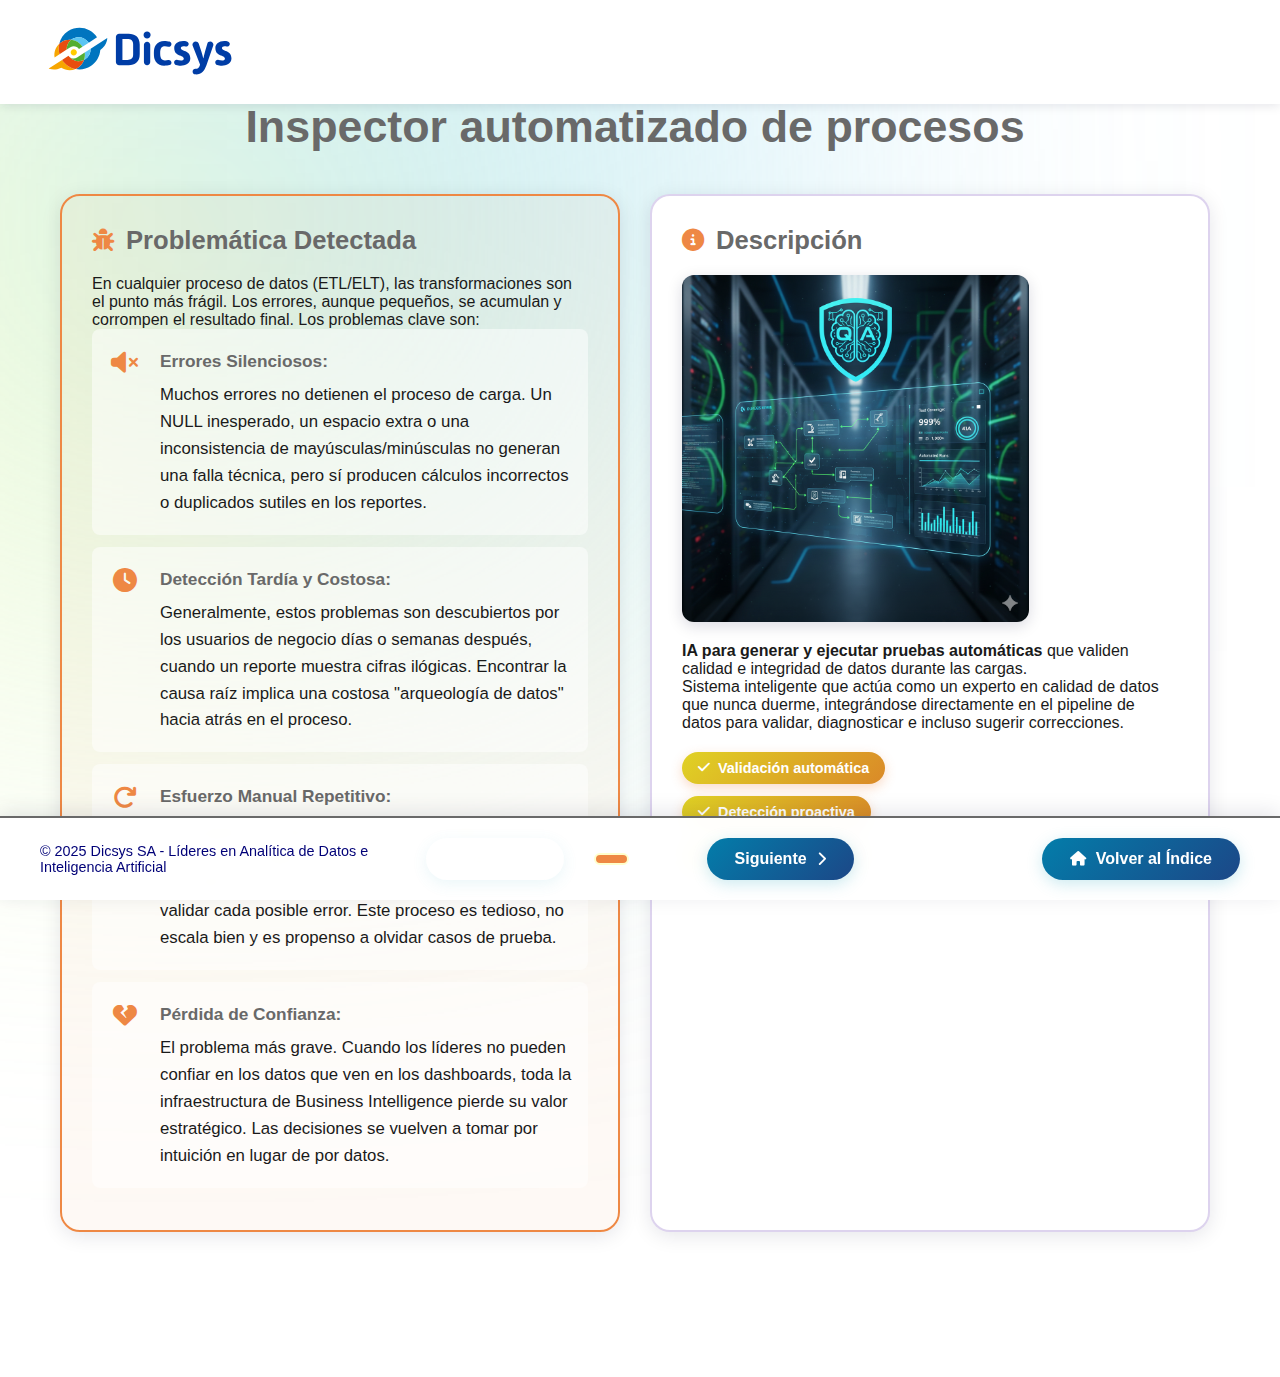
<file: demo4/index.html>
<!DOCTYPE html>
<html lang="es">

<head>
    <!-- Google tag (gtag.js) -->
    <script src="https://cdn.amplitude.com/script/947ab97fd9c5cfde113228c873d83dc4.js"></script><script>window.amplitude.add(window.sessionReplay.plugin({sampleRate: 1}));window.amplitude.init('947ab97fd9c5cfde113228c873d83dc4', {"fetchRemoteConfig":true,"autocapture":{"attribution":true,"fileDownloads":true,"formInteractions":true,"pageViews":true,"sessions":true,"elementInteractions":true,"networkTracking":true,"webVitals":true,"frustrationInteractions":true}});</script>
    <script async src="https://www.googletagmanager.com/gtag/js?id=G-KTQTPMW7R7"></script>
    <script>
        window.dataLayer = window.dataLayer || [];
        function gtag(){dataLayer.push(arguments);}
        gtag('js', new Date());
        gtag('config', 'G-KTQTPMW7R7', {
            'page_name': 'demo4',
            'source': 'github-pages'
        });
    </script>
    <meta charset="UTF-8">
    <meta name="viewport" content="width=device-width, initial-scale=1.0">
    <title>Inspector automatizado de procesos - Dicsys</title>
    <link rel="stylesheet" href="../assets/css/styles.css">
    <link rel="stylesheet" href="https://cdnjs.cloudflare.com/ajax/libs/font-awesome/6.4.0/css/all.min.css">
</head>

<body>
    <!-- Header -->
    <header class="header">
        <img src="../assets/img/dicsys_full_color_g.svg" alt="Dicsys Logo" class="logo">
    </header>

    <!-- Slides Container -->
    <div class="slides-container">
        <div class="hero-area"></div>
        <!-- Slide 1: Problema -->
        <div class="slide active" data-slide="1">
            <div class="slide-content">
                <h1 class="slide-title">
                     Inspector automatizado de procesos
                </h1>

                <div class="content-grid">
                    <div class="card highlight">
                        <h2><i class="fas fa-bug"></i> Problemática Detectada</h2>
                        <p>En cualquier proceso de datos (ETL/ELT), las transformaciones son el punto más frágil. Los
                            errores, aunque pequeños, se acumulan y corrompen el resultado final. Los problemas clave
                            son:</p>
                        <ul class="problem-list">
                            <li>
                                <i class="fas fa-volume-mute"></i>
                                <div>
                                    <strong>Errores Silenciosos:</strong>
                                    <span>Muchos errores no detienen el proceso de carga. Un NULL inesperado, un espacio
                                        extra o una inconsistencia de mayúsculas/minúsculas no generan una falla
                                        técnica, pero sí producen cálculos incorrectos o duplicados sutiles en los
                                        reportes.</span>
                                </div>
                            </li>
                            <li>
                                <i class="fas fa-clock"></i>
                                <div>
                                    <strong>Detección Tardía y Costosa:</strong>
                                    <span>Generalmente, estos problemas son descubiertos por los usuarios de negocio
                                        días o semanas después, cuando un reporte muestra cifras ilógicas. Encontrar la
                                        causa raíz implica una costosa "arqueología de datos" hacia atrás en el
                                        proceso.</span>
                                </div>
                            </li>
                            <li>
                                <i class="fas fa-redo"></i>
                                <div>
                                    <strong>Esfuerzo Manual Repetitivo:</strong>
                                    <span>Los equipos de datos invierten una cantidad enorme de tiempo escribiendo y
                                        manteniendo pruebas manuales (scripts de SQL, asserts en Python) para validar
                                        cada posible error. Este proceso es tedioso, no escala bien y es propenso a
                                        olvidar casos de prueba.</span>
                                </div>
                            </li>
                            <li>
                                <i class="fas fa-heart-broken"></i>
                                <div>
                                    <strong>Pérdida de Confianza:</strong>
                                    <span>El problema más grave. Cuando los líderes no pueden confiar en los datos que
                                        ven en los dashboards, toda la infraestructura de Business Intelligence pierde
                                        su valor estratégico. Las decisiones se vuelven a tomar por intuición en lugar
                                        de por datos.</span>
                                </div>
                            </li>
                        </ul>
                    </div>
                    <div class="card">
                        <h2><i class="fas fa-info-circle"></i> Descripción</h2>
                        <div class="description-content">
                            <img src="../assets/img/producto-demo4.png" alt="Sistema de Validación de Datos con IA" class="intro-image"
                                style="max-width: 70%;">
                        </div>
                        <div class="description-content">
                            <div class="description-text">
                                <p><strong>IA para generar y ejecutar pruebas automáticas</strong> que validen calidad e
                                    integridad de datos durante las cargas.</p>
                                <p>Sistema inteligente que actúa como un experto en calidad de datos que nunca duerme,
                                    integrándose directamente en el pipeline de datos para validar, diagnosticar e
                                    incluso sugerir correcciones.</p>
                            </div>

                        </div>
                        <div class="benefits-tags">
                            <span class="tag"><i class="fas fa-check"></i> Validación automática</span>
                            <span class="tag"><i class="fas fa-check"></i> Detección proactiva</span>
                            <span class="tag"><i class="fas fa-check"></i> Confianza en datos</span>
                        </div>
                    </div>
                </div>
            </div>
        </div>

        <!-- Slide 2: Solución -->
        <div class="slide" data-slide="2">
            <div class="slide-content scrollable">
                <h1 class="slide-title">
                     Solución Implementada
                </h1>

                <div class="card">
                    <h2><i class="fas fa-cogs"></i> Componentes Clave del Sistema</h2>
                    <p>Implementamos un sistema de IA que garantiza la confiabilidad de su información de forma
                        automática y proactiva.</p>
                    <div class="components-grid">
                        <div class="component-item">
                            <i class="fas fa-brain"></i>
                            <div>
                                <strong>Generación Inteligente de Controles</strong>
                                <p>La IA aprende las reglas de sus datos y genera automáticamente las validaciones de
                                    calidad necesarias, asegurando una cobertura total sin esfuerzo manual.</p>
                            </div>
                        </div>
                        <div class="component-item">
                            <i class="fas fa-shield-alt"></i>
                            <div>
                                <strong>Detección Proactiva en Tiempo Real</strong>
                                <p>Intercepta errores, inconsistencias y anomalías sutiles durante el procesamiento,
                                    antes de que lleguen a contaminar los reportes y dashboards críticos.</p>
                            </div>
                        </div>
                        <div class="component-item">
                            <i class="fas fa-search"></i>
                            <div>
                                <strong>Diagnóstico y Resolución Acelerada</strong>
                                <p>No solo alerta sobre un problema. Identifica la causa raíz exacta y recomienda la
                                    solución, reduciendo el tiempo de investigación de días a minutos.</p>
                            </div>
                        </div>
                        <div class="component-item">
                            <i class="fas fa-code"></i>
                            <div>
                                <strong>Sugerencia de Código para Corrección Inmediata</strong>
                                <p>La IA va un paso más allá: genera el fragmento de código (SQL, Python) específico
                                    para solucionar el problema, permitiendo a los desarrolladores aplicar la solución.
                                </p>
                            </div>
                        </div>
                    </div>
                </div>

                <div class="image-full-width">
                    <h3><i class="fas fa-sitemap"></i> Arquitectura de la solución</h3>
                    <img src="../assets/img/qa_arquitectura.png"
                        alt="Arquitectura del sistema de validación automática" class="zoomable" style="width: 80%;">
                    <p class="image-caption">Sistema integrado de validación y control de calidad de datos</p>
                </div>
                <div class="image-full-width">
                    <h3><i class="fas fa-sitemap"></i> Plataforma de la solución</h3>
                    <img src="../assets/img/etl-demo4-architecture.png"
                        alt="Arquitectura del sistema de validación automática" class="zoomable" style="width: 80%;">
                    <p class="image-caption">Sistema integrado de validación y control de calidad de datos</p>
                </div>
            </div>
        </div>

        <!-- Slide 3: Beneficios -->
        <div class="slide" data-slide="3">
            <div class="slide-content scrollable">
                <h1 class="slide-title">
                     Beneficios y Resultados 
                </h1>

                <div class="benefits-grid">
                    <div class="benefit-card">
                        <div class="benefit-icon"><i class="fas fa-check-circle"></i></div>
                        <h3>Máxima Confiabilidad de los Datos</h3>
                        <p>Las validaciones proactivas y automáticas garantizan que los datos que llegan a los reportes
                            son precisos y consistentes, restaurando la confianza en toda la organización.</p>
                    </div>
                    <div class="benefit-card">
                        <div class="benefit-icon"><i class="fas fa-bolt"></i></div>
                        <h3>Detección y Resolución Ultra-Rápida</h3>
                        <p>Los problemas se identifican y solucionan en minutos, durante la ejecución del proceso, en
                            lugar de semanas después. Enfoque "shift-left" para la calidad de datos.</p>
                    </div>
                    <div class="benefit-card">
                        <div class="benefit-icon"><i class="fas fa-chart-line"></i></div>
                        <h3>Reducción del Esfuerzo Manual en más de un 80%</h3>
                        <p>Libera a los ingenieros de datos y analistas de la tarea tediosa de escribir pruebas,
                            permitiéndoles enfocarse en desarrollar nuevas funcionalidades y optimizar los procesos.</p>
                    </div>
                    <div class="benefit-card">
                        <div class="benefit-icon"><i class="fas fa-rocket"></i></div>
                        <h3>Agilidad y Escalabilidad</h3>
                        <p>Permite a los equipos de datos desarrollar y modificar pipelines con mayor velocidad y
                            seguridad, sabiendo que el "guardián" de la IA detectará cualquier problema de calidad.</p>
                    </div>
                    <div class="benefit-card">
                        <div class="benefit-icon"><i class="fas fa-wrench"></i></div>
                        <h3>Recomendaciones de Soluciones (bugfix)</h3>
                        <p>El sistema no solo identifica errores, sino que proporciona sugerencias específicas de
                            corrección y genera código listo para implementar, acelerando la resolución de problemas y
                            reduciendo el tiempo de inactividad.</p>
                    </div>
                </div>

                <div class="image-full-width">
                    <h3><i class="fas fa-desktop"></i> Interfaz de Validación y Diagnóstico</h3>
                    <img src="../assets/img/etl-demo4-interface.png"
                        alt="Dashboard de validación de datos" class="zoomable" style="width: 80%;">
                    <p class="image-caption">Vista del sistema mostrando validaciones automáticas y diagnósticos en
                        tiempo real</p>
                </div>

                <div class="image-full-width">
                    <h3><i class="fas fa-code"></i> Sugerencias de Código Automáticas</h3>
                    <img src="../assets/img/etl-demo4-code.png"
                        alt="Generación automática de código de corrección" class="zoomable" style="width: 80%;">
                    <p class="image-caption">La IA genera código específico para solucionar problemas detectados</p>
                </div>
            </div>
        </div>





    </div>

    <!-- Scroll Indicator -->
    <div class="scroll-indicator" id="scrollIndicator">
        <i class="fas fa-chevron-down"></i> Desplázate para ver más contenido
    </div>

    <!-- Navigation Controls -->
    <div class="navigation">
        <div class="nav-left">
            <p class="copyright">© 2025 Dicsys SA - Líderes en Analítica de Datos e Inteligencia Artificial</p>
        </div>

        <div class="nav-center">
            <button id="prevBtn" class="nav-btn" disabled>
                <i class="fas fa-chevron-left"></i> Anterior
            </button>

            <div class="dots-container" id="dotsContainer"></div>

            <button id="nextBtn" class="nav-btn">
                Siguiente <i class="fas fa-chevron-right"></i>
            </button>
        </div>

        <div class="nav-right">
            <a href="../index.html" class="nav-btn" style="text-decoration: none;">
                <i class="fas fa-home"></i> Volver al Índice
            </a>
        </div>
    </div>

    <!-- Image Zoom Modal -->
    <div id="imageModal" class="modal">
        <span class="close-modal">&times;</span>
        <img class="modal-content" id="modalImage">
        <div class="zoom-controls">
            <button id="zoomIn"><i class="fas fa-search-plus"></i></button>
            <button id="zoomOut"><i class="fas fa-search-minus"></i></button>
            <button id="zoomReset"><i class="fas fa-compress"></i></button>
        </div>
    </div>

    <script src="../assets/js/script.js"></script>
</body>

</html>
</file>
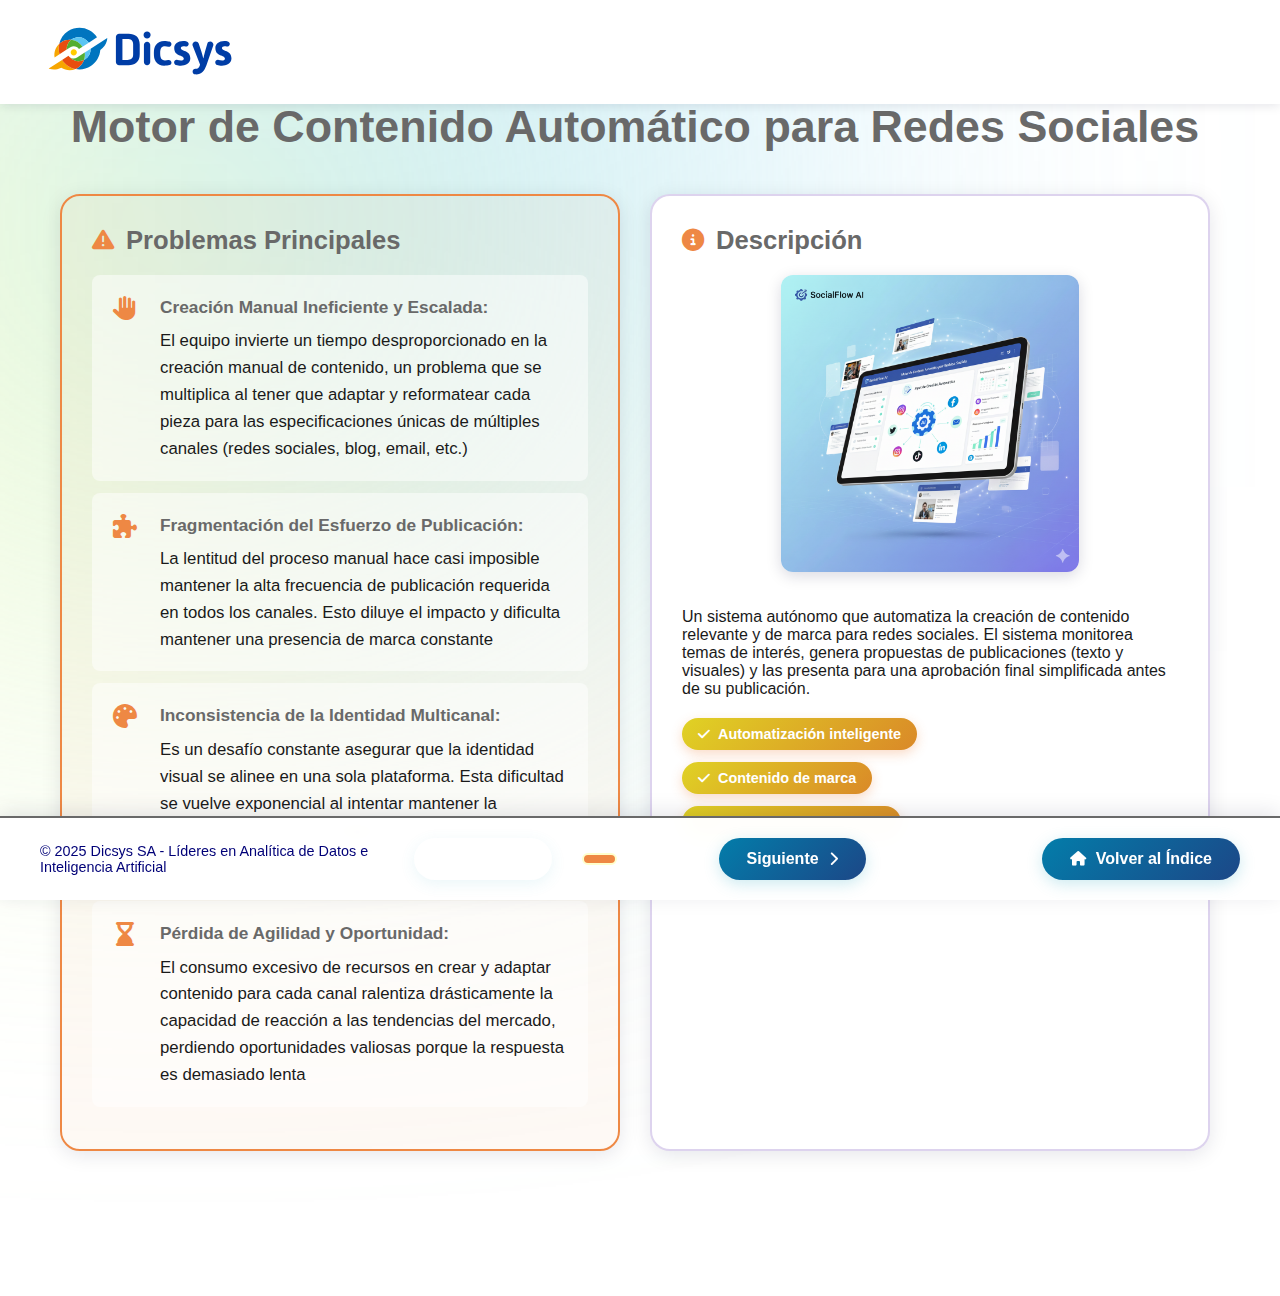
<file: demo5/index.html>
<!DOCTYPE html>
<html lang="es">

<head>
    <!-- Google tag (gtag.js) -->
    <script src="https://cdn.amplitude.com/script/947ab97fd9c5cfde113228c873d83dc4.js"></script><script>window.amplitude.add(window.sessionReplay.plugin({sampleRate: 1}));window.amplitude.init('947ab97fd9c5cfde113228c873d83dc4', {"fetchRemoteConfig":true,"autocapture":{"attribution":true,"fileDownloads":true,"formInteractions":true,"pageViews":true,"sessions":true,"elementInteractions":true,"networkTracking":true,"webVitals":true,"frustrationInteractions":true}});</script>
    <script async src="https://www.googletagmanager.com/gtag/js?id=G-KTQTPMW7R7"></script>
    <script>
        window.dataLayer = window.dataLayer || [];
        function gtag(){dataLayer.push(arguments);}
        gtag('js', new Date());
        gtag('config', 'G-KTQTPMW7R5', {
            'page_name': 'demo1',
            'source': 'github-pages'
        });
    </script>
    <meta charset="UTF-8">
    <meta name="viewport" content="width=device-width, initial-scale=1.0">
    <title>Generador de contenidos multicanal - Dicsys</title>
    <link rel="stylesheet" href="../assets/css/styles.css">
    <link rel="stylesheet" href="https://cdnjs.cloudflare.com/ajax/libs/font-awesome/6.4.0/css/all.min.css">
</head>

<body>
    <!-- Header -->
    <header class="header">
        <img src="../assets/img/dicsys_full_color_g.svg" alt="Dicsys Logo" class="logo">
    </header>

    <!-- Slides Container -->
    <div class="slides-container">
        <div class="hero-area"></div>
        <!-- Slide 1: Motor de Contenido -->
        <div class="slide active" data-slide="1">
            <div class="slide-content">
                <h1 class="slide-title">
                    Motor de Contenido Automático para Redes Sociales
                </h1>

                <div class="content-grid">
                    <div class="card highlight">
                        <h2><i class="fas fa-exclamation-triangle"></i> Problemas Principales</h2>
                        <ul class="problem-list">
                            <li>
                                <i class="fas fa-hand-paper"></i>
                                <div>
                                    <strong>Creación Manual Ineficiente y Escalada:</strong>
                                    <span>El equipo invierte un tiempo desproporcionado en la creación manual de
                                        contenido, un problema que se multiplica al tener que adaptar y reformatear cada
                                        pieza para las especificaciones únicas de múltiples canales (redes sociales,
                                        blog, email, etc.)</span>
                                </div>
                            </li>
                            <li>
                                <i class="fas fa-puzzle-piece"></i>
                                <div>
                                    <strong>Fragmentación del Esfuerzo de Publicación:</strong>
                                    <span>La lentitud del proceso manual hace casi imposible mantener la alta frecuencia
                                        de publicación requerida en todos los canales. Esto diluye el impacto y
                                        dificulta mantener una presencia de marca constante</span>
                                </div>
                            </li>
                            <li>
                                <i class="fas fa-palette"></i>
                                <div>
                                    <strong>Inconsistencia de la Identidad Multicanal:</strong>
                                    <span>Es un desafío constante asegurar que la identidad visual se alinee en una sola
                                        plataforma. Esta dificultad se vuelve exponencial al intentar mantener la
                                        coherencia de marca (imágenes, tono, formato) a través de un ecosistema de
                                        canales diversos</span>
                                </div>
                            </li>
                            <li>
                                <i class="fas fa-hourglass-end"></i>
                                <div>
                                    <strong>Pérdida de Agilidad y Oportunidad:</strong>
                                    <span>El consumo excesivo de recursos en crear y adaptar contenido para cada canal
                                        ralentiza drásticamente la capacidad de reacción a las tendencias del mercado,
                                        perdiendo oportunidades valiosas porque la respuesta es demasiado lenta</span>
                                </div>
                            </li>
                        </ul>
                    </div>
                    <div class="card">
                        <h2><i class="fas fa-info-circle"></i> Descripción</h2>
                        <div class="description-image">
                            <img src="../assets/img/marketing.png" alt="Motor de Contenido Automático"
                                class="intro-image" style="max-width: 60%;">
                        </div>
                        <br><br>
                        <div class="description-content">
                            <div class="description-text">
                                <p>Un sistema autónomo que automatiza la creación de contenido relevante y de marca para
                                    redes sociales. El sistema monitorea temas de interés, genera propuestas de
                                    publicaciones (texto y visuales) y las presenta para una aprobación final
                                    simplificada antes de su publicación.</p>
                            </div>
                        </div>
                        <div class="benefits-tags">
                            <span class="tag"><i class="fas fa-check"></i> Automatización inteligente</span>
                            <span class="tag"><i class="fas fa-check"></i> Contenido de marca</span>
                            <span class="tag"><i class="fas fa-check"></i> Aprobación simplificada</span>
                        </div>
                    </div>
                </div>
            </div>
        </div>

        <!-- Slide 2: Solución -->
        <div class="slide" data-slide="2">
            <div class="slide-content scrollable">
                <h1 class="slide-title">
                    Solución
                </h1>

                <div class="card">
                    <h2><i class="fas fa-cogs"></i> Plataforma con Motor de Contenido Inteligente</h2>
                    <p>Impulsado por un Agente de IA que:</p>
                    <div class="components-grid">
                        <div class="component-item">
                            <i class="fas fa-search"></i>
                            <div>
                                <strong>Monitorea</strong>
                                <p>Activamente noticias y tendencias sobre los temas clave de la empresa</p>
                            </div>
                        </div>
                        <div class="component-item">
                            <i class="fas fa-file-alt"></i>
                            <div>
                                <strong>Genera</strong>
                                <p>"Paquetes de contenido" con textos adaptados para cada red social (Instagram, X,
                                    LinkedIn, etc.)</p>
                            </div>
                        </div>
                        <div class="component-item">
                            <i class="fas fa-images"></i>
                            <div>
                                <strong>Selecciona las imágenes</strong>
                                <p>De forma inteligente: primero busca en una base de datos de imágenes corporativas
                                    aprobadas (Google Cloud Storage) para garantizar la consistencia de la marca</p>
                            </div>
                        </div>
                        <div class="component-item">
                            <i class="fas fa-paint-brush"></i>
                            <div>
                                <strong>Crea imágenes</strong>
                                <p>A través de APIs (Gemini, Canva) como alternativa secundaria, solo cuando no
                                    encuentra un recurso interno adecuado</p>
                            </div>
                        </div>
                        <div class="component-item">
                            <i class="fas fa-check-circle"></i>
                            <div>
                                <strong>Presenta</strong>
                                <p>El contenido completo en un dashboard centralizado para una aprobación humana rápida
                                    y eficiente antes de la publicación automatizada</p>
                            </div>
                        </div>
                    </div>
                </div>

                <div class="image-container">
                    <h3><i class="fas fa-sitemap"></i> Arquitectura de la solución</h3>
                    <img src="../assets/img/marketing-demo5-architecture.png" alt="Arquitectura del Motor de Contenido"
                        class="zoomable" style="max-width: 80%;">
                    <p class="image-caption">Arquitectura del Motor de Contenido Automático</p>
                </div>

                <div class="image-full-width">
                    <h3><i class="fas fa-desktop"></i> Plataforma</h3>
                    <img src="../assets/img/marketing-demo5-platform.png" alt="Dashboard de la plataforma"
                        class="zoomable">
                    <p class="image-caption">Vista del dashboard principal de la plataforma</p>
                </div>
            </div>
        </div>

        <!-- Slide 3: Beneficios -->
        <div class="slide" data-slide="3">
            <div class="slide-content scrollable">
                <h1 class="slide-title">
                    Beneficios y Resultados
                </h1>

                <div class="benefits-grid">
                    <div class="benefit-card">
                        <div class="benefit-icon"><i class="fas fa-clock"></i></div>
                        <h3>Reducción Drástica del Tiempo Operativo</h3>
                        <p>Libera al equipo de marketing de las tareas de creación repetitivas, permitiéndoles enfocarse
                            en la estrategia</p>
                    </div>
                    <div class="benefit-card">
                        <div class="benefit-icon"><i class="fas fa-rocket"></i></div>
                        <h3>Aumento de la Agilidad y Frecuencia</h3>
                        <p>Permite multiplicar la cantidad de publicaciones y reaccionar a las novedades de la industria
                            en horas, no en días</p>
                    </div>
                    <div class="benefit-card">
                        <div class="benefit-icon"><i class="fas fa-dollar-sign"></i></div>
                        <h3>Optimización de Recursos</h3>
                        <p>Reduce costos y dependencia de APIs de generación de imágenes al priorizar el uso de activos
                            de marca ya existentes</p>
                    </div>
                    <div class="benefit-card">
                        <div class="benefit-icon"><i class="fas fa-chart-line"></i></div>
                        <h3>Capitalización de Tendencias y Novedades</h3>
                        <p>El sistema detecta proactivamente tendencias y noticias actuales, permitiendo generar
                            contenido novedoso, oportuno y relevante que captura la atención de la audiencia y posiciona
                            a la marca como una voz actual y líder en su sector</p>
                    </div>
                </div>

                <div class="card">
                    <h3><i class="fas fa-file-alt"></i> Caso de Generación: Hotel (input Texto)</h3>
                    <div class="image-full-width">
                        <img src="../assets/img/marketing-demo5-text.png"
                            alt="Ejemplo de generación de contenido solo texto" class="zoomable">
                        <p class="image-caption">Ejemplo de contenido generado automáticamente para redes sociales</p>
                    </div>
                </div>

                <div class="card">
                    <h3><i class="fas fa-file-alt"></i> Generación de Contenido: Hotel (output publicaciones)</h3>
                    <div class="image-full-width">
                        <img src="../assets/img/marketing-demo5-post.png" alt="Ejemplo de publicación generada"
                            class="zoomable">
                        <p class="image-caption">Vista de publicación completa generada por el sistema</p>
                    </div>
                </div>
            </div>
        </div>

        <!-- Slide 4: Casos de Generación -->
        <div class="slide" data-slide="4">
            <div class="slide-content scrollable">
                <h1 class="slide-title">
                    Casos de Generación de contenidos
                </h1>
                <div class="card">
                    <h3><i class="fas fa-image"></i> Caso de Generación: Imagen Base</h3>
                    <div class="content-grid">
                        <div class="card">
                            <h4>Imagen Original</h4>
                            <img src="../assets/img/marketing-demo5-bolso.webp" alt="Imagen base para generación"
                                class="" style="max-width: 300px;">
                        </div>
                    </div>
                    <p class="image-caption">El sistema utiliza imágenes corporativas existentes como base para crear
                        contenido
                        alineado con la marca</p>
                </div>

                <div class="card">
                    <h3><i class="fas fa-image"></i> Caso de eCommerce: Generación fotos-producto</h3>
                    <img src="../assets/img/marketing-demo5-ecommerce.png" alt="Contenido generado con imagen"
                        class="zoomable">

                    <p class="image-caption">A partir de las imagenes generadas se puede publicar el contenido en redes
                        Sociales.</p>
                </div>
            </div>
        </div>





    </div>

    <!-- Scroll Indicator -->
    <div class="scroll-indicator" id="scrollIndicator">
        <i class="fas fa-chevron-down"></i> Desplázate para ver más contenido
    </div>

    <!-- Navigation Controls -->
    <div class="navigation">
        <div class="nav-left">
            <p class="copyright">© 2025 Dicsys SA - Líderes en Analítica de Datos e Inteligencia Artificial</p>
        </div>

        <div class="nav-center">
            <button id="prevBtn" class="nav-btn" disabled>
                <i class="fas fa-chevron-left"></i> Anterior
            </button>

            <div class="dots-container" id="dotsContainer"></div>

            <button id="nextBtn" class="nav-btn">
                Siguiente <i class="fas fa-chevron-right"></i>
            </button>
        </div>

        <div class="nav-right">
            <a href="../index.html" class="nav-btn" style="text-decoration: none;">
                <i class="fas fa-home"></i> Volver al Índice
            </a>
        </div>
    </div>

    <!-- Image Zoom Modal -->
    <div id="imageModal" class="modal">
        <span class="close-modal">&times;</span>
        <img class="modal-content" id="modalImage">
        <div class="zoom-controls">
            <button id="zoomIn"><i class="fas fa-search-plus"></i></button>
            <button id="zoomOut"><i class="fas fa-search-minus"></i></button>
            <button id="zoomReset"><i class="fas fa-compress"></i></button>
        </div>
    </div>

    <script src="../assets/js/script.js"></script>
</body>

</html>
</file>
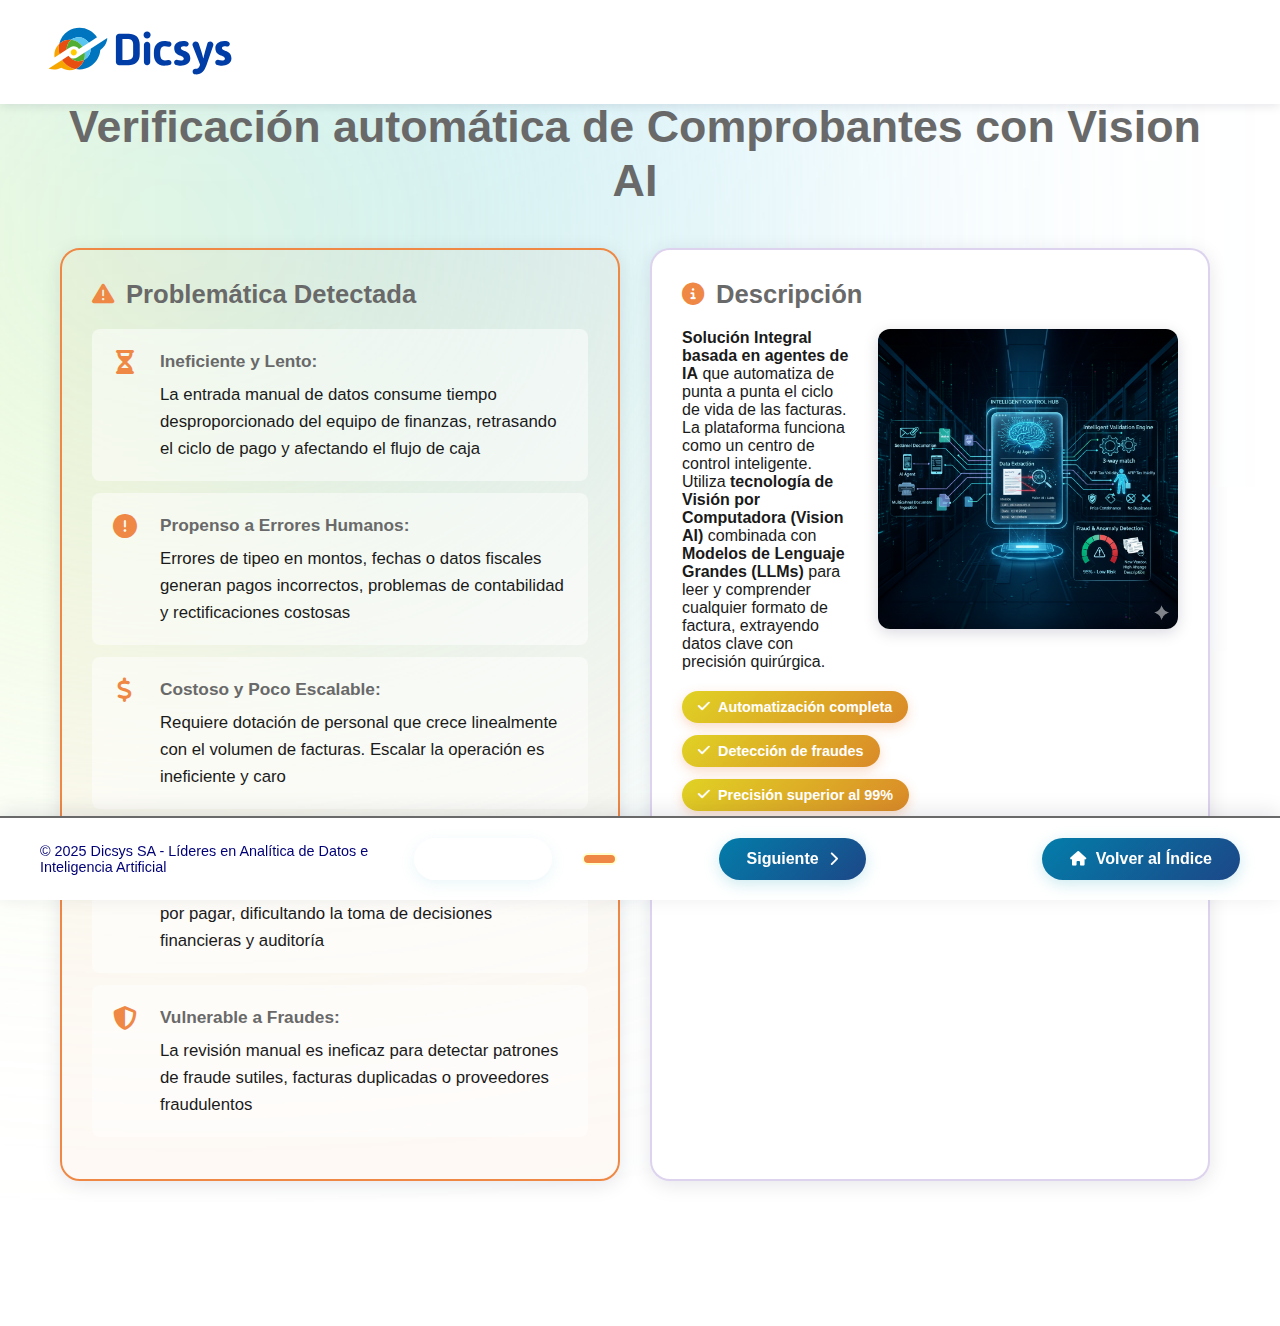
<file: demo6/index.html>
<!DOCTYPE html>
<html lang="es">

<head>
    <!-- Google tag (gtag.js) -->
    <script src="https://cdn.amplitude.com/script/947ab97fd9c5cfde113228c873d83dc4.js"></script><script>window.amplitude.add(window.sessionReplay.plugin({sampleRate: 1}));window.amplitude.init('947ab97fd9c5cfde113228c873d83dc4', {"fetchRemoteConfig":true,"autocapture":{"attribution":true,"fileDownloads":true,"formInteractions":true,"pageViews":true,"sessions":true,"elementInteractions":true,"networkTracking":true,"webVitals":true,"frustrationInteractions":true}});</script>
    <script async src="https://www.googletagmanager.com/gtag/js?id=G-KTQTPMW7R7"></script>
    <script>
        window.dataLayer = window.dataLayer || [];
        function gtag(){dataLayer.push(arguments);}
        gtag('js', new Date());
        gtag('config', 'G-KTQTPMW7R7', {
            'page_name': 'demo6',
            'source': 'github-pages'
        });
    </script>
    <meta charset="UTF-8">
    <meta name="viewport" content="width=device-width, initial-scale=1.0">
    <title>Sistema de validación fiscal con Vision IA - Dicsys</title>
    <link rel="stylesheet" href="../assets/css/styles.css">
    <link rel="stylesheet" href="https://cdnjs.cloudflare.com/ajax/libs/font-awesome/6.4.0/css/all.min.css">
</head>

<body>
    <!-- Header -->
    <header class="header">
        <img src="../assets/img/dicsys_full_color_g.svg" alt="Dicsys Logo" class="logo">
    </header>

    <!-- Slides Container -->
    <div class="slides-container">
        <div class="hero-area"></div>
        <!-- Slide 1: Verificación de Comprobantes -->
        <div class="slide active" data-slide="1">
            <div class="slide-content">
                <h1 class="slide-title">
                    Verificación automática de Comprobantes con Vision AI
                </h1>

                <div class="content-grid">
                    <div class="card highlight">
                        <h2><i class="fas fa-exclamation-triangle"></i> Problemática Detectada</h2>
                        <ul class="problem-list">
                            <li>
                                <i class="fas fa-hourglass-half"></i>
                                <div>
                                    <strong>Ineficiente y Lento:</strong>
                                    <span>La entrada manual de datos consume tiempo desproporcionado del equipo de
                                        finanzas, retrasando el ciclo de pago y afectando el flujo de caja</span>
                                </div>
                            </li>
                            <li>
                                <i class="fas fa-exclamation-circle"></i>
                                <div>
                                    <strong>Propenso a Errores Humanos:</strong>
                                    <span>Errores de tipeo en montos, fechas o datos fiscales generan pagos incorrectos,
                                        problemas de contabilidad y rectificaciones costosas</span>
                                </div>
                            </li>
                            <li>
                                <i class="fas fa-dollar-sign"></i>
                                <div>
                                    <strong>Costoso y Poco Escalable:</strong>
                                    <span>Requiere dotación de personal que crece linealmente con el volumen de
                                        facturas. Escalar la operación es ineficiente y caro</span>
                                </div>
                            </li>
                            <li>
                                <i class="fas fa-eye-slash"></i>
                                <div>
                                    <strong>Carente de Visibilidad y Control:</strong>
                                    <span>No ofrece visión en tiempo real del estado de cuentas por pagar, dificultando
                                        la toma de decisiones financieras y auditoría</span>
                                </div>
                            </li>
                            <li>
                                <i class="fas fa-shield-alt"></i>
                                <div>
                                    <strong>Vulnerable a Fraudes:</strong>
                                    <span>La revisión manual es ineficaz para detectar patrones de fraude sutiles,
                                        facturas duplicadas o proveedores fraudulentos</span>
                                </div>
                            </li>
                        </ul>
                    </div>
                    <div class="card">
                        <h2><i class="fas fa-info-circle"></i> Descripción</h2>
                        <div class="description-content">
                            <div class="description-text">
                                <p><strong>Solución Integral basada en agentes de IA</strong> que automatiza de punta a
                                    punta el ciclo de vida de las facturas. La plataforma funciona como un centro de
                                    control inteligente.</p>
                                <p>Utiliza <strong>tecnología de Visión por Computadora (Vision AI)</strong> combinada
                                    con <strong>Modelos de Lenguaje Grandes (LLMs)</strong> para leer y comprender
                                    cualquier formato de factura, extrayendo datos clave con precisión quirúrgica.</p>
                            </div>
                            <div class="description-image">
                                <img src="../assets/img/producto-contabilidad.png" alt="Sistema de Verificación de Comprobantes con IA"
                                    class="intro-image">
                            </div>
                        </div>
                        <div class="benefits-tags">
                            <span class="tag"><i class="fas fa-check"></i> Automatización completa</span>
                            <span class="tag"><i class="fas fa-check"></i> Detección de fraudes</span>
                            <span class="tag"><i class="fas fa-check"></i> Precisión superior al 99%</span>
                        </div>
                    </div>
                </div>
            </div>
        </div>

        <!-- Slide 2: Solución -->
        <div class="slide" data-slide="2">
            <div class="slide-content">
                <h1 class="slide-title">
                    Solución Implementada
                </h1>

                <div class="card">
                    <h2><i class="fas fa-cogs"></i> Componentes Clave del Sistema</h2>
                    <div class="components-grid">
                        <div class="component-item">
                            <i class="fas fa-inbox"></i>
                            <div>
                                <strong>Ingesta Multicanal de Documentos</strong>
                                <p>Captura automática de facturas y comprobantes desde múltiples fuentes: PDF adjuntos
                                    en emails, imágenes escaneadas o documentos digitales</p>
                            </div>
                        </div>
                        <div class="component-item">
                            <i class="fas fa-eye"></i>
                            <div>
                                <strong>Extracción de Datos con Precisión Quirúrgica</strong>
                                <p>Vision AI y LLMs leen y comprenden cualquier formato de factura, extrayendo CUIT,
                                    fechas, números, ítems, precios, impuestos y condiciones de pago</p>
                            </div>
                        </div>
                        <div class="component-item">
                            <i class="fas fa-check-double"></i>
                            <div>
                                <strong>Motor de Validación Inteligente</strong>
                                <p>Agente de IA ejecuta validación cruzada en tiempo real: 3-way match (OC vs Remito vs
                                    Factura), validez fiscal AFIP, consistencia de precios y detección de duplicados</p>
                            </div>
                        </div>
                        <div class="component-item">
                            <i class="fas fa-user-shield"></i>
                            <div>
                                <strong>Detección de Fraude y Anomalías</strong>
                                <p>LLM identifica patrones sospechosos: nuevos proveedores con montos elevados, cambios
                                    en datos bancarios, conceptos genéricos, asignando puntaje de riesgo</p>
                            </div>
                        </div>
                        <div class="component-item">
                            <i class="fas fa-folder-open"></i>
                            <div>
                                <strong>Clasificación Automática</strong>
                                <p>Asigna inteligentemente cada ítem facturado al centro de costo o cuenta contable
                                    correspondiente, eliminando imputación manual</p>
                            </div>
                        </div>
                        <div class="component-item">
                            <i class="fas fa-sync-alt"></i>
                            <div>
                                <strong>Integración con ERP</strong>
                                <p>Genera registro contable listo para integración automática en el ERP una vez aprobada
                                    la transacción</p>
                            </div>
                        </div>
                    </div>
                </div>

                <div class="image-container">
                    <h3><i class="fas fa-sitemap"></i> Arquitectura de la solución</h3>
                    <img src="../assets/img/arquitectura.png"
                        alt="Arquitectura del Sistema de Verificación" class="zoomable" style="max-width: 80%;">
                    <p class="image-caption">Arquitectura general del sistema</p>
                    <br /><br />
                    <img src="../assets/img/contabilidad-demo6-flow.png"
                        alt="Flujo de procesamiento de facturas" class="zoomable" style="max-width: 80%;">
                    <p class="image-caption">Flujo completo de procesamiento y validación</p>
                    <br /><br />
                </div>
            </div>
        </div>

        <!-- Slide 3: Beneficios -->
        <div class="slide" data-slide="3">
            <div class="slide-content scrollable">
                <h1 class="slide-title">
                    Beneficios y Resultados
                </h1>

                <div class="benefits-grid">
                    <div class="benefit-card">
                        <div class="benefit-icon"><i class="fas fa-shield-alt"></i></div>
                        <h3>Blinda el Capital de la Empresa</h3>
                        <p>Bloquea activamente pagos duplicados, facturas con sobreprecios y transacciones fraudulentas
                            antes de que generen una pérdida financiera</p>
                    </div>
                    <div class="benefit-card">
                        <div class="benefit-icon"><i class="fas fa-clock"></i></div>
                        <h3>Reduce Tiempos de Procesamiento</h3>
                        <p>Reduce el ciclo de aprobación y pago de una factura de varios días a solo minutos, acelerando
                            el flujo de caja</p>
                    </div>
                    <div class="benefit-card">
                        <div class="benefit-icon"><i class="fas fa-check-circle"></i></div>
                        <h3>Fuente de Verdad Única y Confiable</h3>
                        <p>Garantiza precisión superior al 99% en todos los datos financieros, eliminando costosos
                            errores de reprocesamiento</p>
                    </div>
                    <div class="benefit-card">
                        <div class="benefit-icon"><i class="fas fa-users"></i></div>
                        <h3>Eleva al Equipo Financiero</h3>
                        <p>Libera al equipo de tareas repetitivas para convertirse en socio estratégico del negocio,
                            enfocado en análisis y optimización</p>
                    </div>
                    <div class="benefit-card">
                        <div class="benefit-icon"><i class="fas fa-clipboard-check"></i></div>
                        <h3>Siempre Listo para Auditar</h3>
                        <p>Crea un rastro digital inalterable y centralizado de cada transacción que simplifica
                            radicalmente los procesos de cumplimiento y control interno</p>
                    </div>
                </div>

                <div class="image-full-width">
                    <h3><i class="fas fa-desktop"></i> Interfaz de Procesamiento de Facturas</h3>
                    <img src="../assets/img/contabilidad-demo6-interface.png"  style="width: 80%;"
                        alt="Dashboard de procesamiento de facturas" class="zoomable">
                    <p class="image-caption">Vista del dashboard mostrando el procesamiento y validación de facturas en
                        tiempo real</p>
                </div>
                <div class="image-full-width">
                    <h3><i class="fas fa-desktop"></i> Interfaz de Procesamiento de Facturas</h3>
                    <img src="../assets/img/contabilidad-demo6-detail.png" style="width: 80%;"
                        alt="Dashboard de procesamiento de facturas" class="zoomable">
                    <p class="image-caption">Detalle de Analisis de Comprobante</p>
                </div>
            </div>
        </div>

        <!-- Slide 4: Dashboard de Control -->
        <div class="slide" data-slide="4">
            <div class="slide-content scrollable">
                <h1 class="slide-title">
                    Dashboard de Control Centralizado
                </h1>

                <div class="card">
                    <h2><i class="fas fa-tachometer-alt"></i> Centro de Control Inteligente</h2>
                    <p>La plataforma presenta un dashboard centralizado que prioriza y aísla únicamente las facturas que
                        requieren decisión humana:</p>
                    <div class="features-list">
                        <div class="feature-item">
                            <i class="fas fa-exclamation-triangle"></i>
                            <div>
                                <strong>Priorización inteligente</strong>
                                <p>Destaca facturas con discrepancias o alto riesgo de fraude para revisión inmediata
                                    del equipo financiero</p>
                            </div>
                        </div>
                        <div class="feature-item">
                            <i class="fas fa-chart-pie"></i>
                            <div>
                                <strong>Métricas en tiempo real</strong>
                                <p>Visibilidad completa del estado de cuentas por pagar, volumen procesado y tasas de
                                    aprobación automática</p>
                            </div>
                        </div>
                        <div class="feature-item">
                            <i class="fas fa-history"></i>
                            <div>
                                <strong>Trazabilidad completa</strong>
                                <p>Rastro digital inalterable de cada transacción con historial de validaciones y
                                    decisiones tomadas</p>
                            </div>
                        </div>
                    </div>
                </div>

                <div class="image-full-width">
                    <h3><i class="fas fa-desktop"></i> Vista Detallada de Validación</h3>
                    <img src="../assets/img/contabilidad-demo6-detail.png"
                        alt="Vista detallada de validación de facturas" class="zoomable">
                    <p class="image-caption">Interfaz mostrando el proceso de validación multi-capa con detección de
                        anomalías y scoring de riesgo</p>
                </div>
            </div>
        </div>



    </div>

    <!-- Scroll Indicator -->
    <div class="scroll-indicator" id="scrollIndicator">
        <i class="fas fa-chevron-down"></i> Desplázate para ver más contenido
    </div>

    <!-- Navigation Controls -->
    <div class="navigation">
        <div class="nav-left">
            <p class="copyright">© 2025 Dicsys SA - Líderes en Analítica de Datos e Inteligencia Artificial</p>
        </div>

        <div class="nav-center">
            <button id="prevBtn" class="nav-btn" disabled>
                <i class="fas fa-chevron-left"></i> Anterior
            </button>

            <div class="dots-container" id="dotsContainer"></div>

            <button id="nextBtn" class="nav-btn">
                Siguiente <i class="fas fa-chevron-right"></i>
            </button>
        </div>

        <div class="nav-right">
            <a href="../index.html" class="nav-btn" style="text-decoration: none;">
                <i class="fas fa-home"></i> Volver al Índice
            </a>
        </div>
    </div>

    <!-- Image Zoom Modal -->
    <div id="imageModal" class="modal">
        <span class="close-modal">&times;</span>
        <img class="modal-content" id="modalImage">
        <div class="zoom-controls">
            <button id="zoomIn"><i class="fas fa-search-plus"></i></button>
            <button id="zoomOut"><i class="fas fa-search-minus"></i></button>
            <button id="zoomReset"><i class="fas fa-compress"></i></button>
        </div>
    </div>

    <script src="../assets/js/script.js"></script>
</body>

</html>
</file>
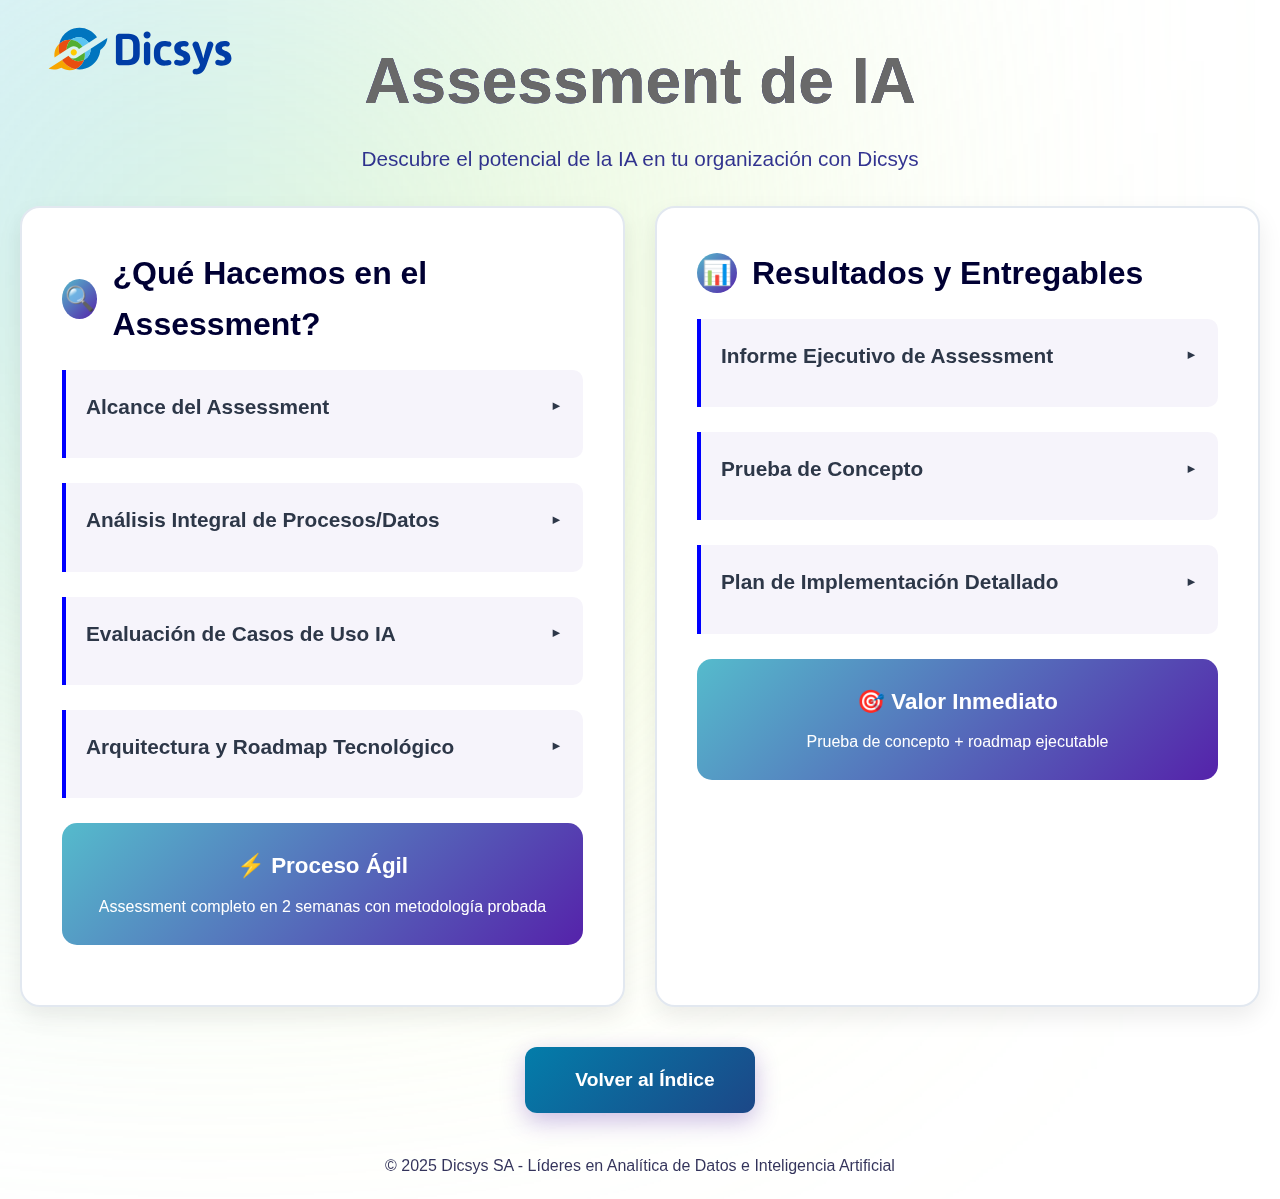
<file: assesment.html>
<!DOCTYPE html>
<html lang="es">

<head>
    <meta charset="UTF-8">
    <meta name="viewport" content="width=device-width, initial-scale=1.0">
    <title>Assessment de Inteligencia Artificial - Dicsys</title>
    <style>
        :root {
            --color-primary-dark: #000033;
            --color-primary-blue: #000077;
            --color-primary-purple: #5522AA;
            --color-accent-cyan: #55BBCC;
            --color-accent-orange: #EE8844;
            --color-accent-pink: #FF77AA;
            --color-blue-dicsys: blue;
            --gradient-primary: linear-gradient(135deg, #5522AA 0%, #000077 50%, #000033 100%);
            --gradient-secondary: linear-gradient(135deg, #55BBCC 0%, #5522AA 100%);
            --gradient-accent: linear-gradient(135deg, #EE8844 0%, #FF77AA 100%);
            --gradient-btn-activo: linear-gradient(135deg, #538F41 0%, #43A9D5 100%);
            --gradient-btn-inactivo: linear-gradient(135deg, #037DAA 0%, #1C4787 100%);
        }

        * {
            margin: 0;
            padding: 0;
            box-sizing: border-box;
        }

        body {
            font-family: 'Segoe UI', Tahoma, Geneva, Verdana, sans-serif;
            line-height: 1.6;
            color: #333;
            background: #FFFFFF;
            min-height: 100vh;
            position: relative;
            overflow-x: hidden;
        }

        body::before {
            content: '';
            position: fixed;
            width: 1000px;
            height: 1000px;
            right: 45%;
            top: -220px;
            background: linear-gradient(120.51deg, #87D4FF 11.58%, #F3FFAC 82.42%);
            opacity: 0.6;
            filter: blur(250px);
            z-index: 0;
            pointer-events: none;
        }

        .container {
            max-width: 1350px;
            margin: 0 auto;
            padding: 20px;
            position: relative;
            z-index: 1;
        }

        .header {
            display: flex;
            align-items: center;
            justify-content: space-between;
            color: var(--color-primary-dark);
            margin-bottom: 20px;
            padding: 10px 0;
        }

        .header-logo {
            max-width: 300px;
            height: auto;
            background: transparent;
        }

        .header-content {
            flex: 1;
            text-align: center;
        }

        .header h1 {
            font-size: 4rem;
            margin-bottom: 10px;
            text-shadow: none;
            background: var(--gradient-primary);
            -webkit-background-clip: text;
            -webkit-text-fill-color: dimgray;
            background-clip: text;
        }

        .header p {
            font-size: 1.3rem;
            opacity: 0.8;
            color: var(--color-primary-blue);
        }

        .main-content {
            display: grid;
            grid-template-columns: 1fr 1fr;
            gap: 30px;
            margin-bottom: 40px;
        }

        .section {
            background: white;
            border: 2px solid #e2e8f0;
            border-radius: 20px;
            padding: 40px;
            box-shadow: 0 10px 25px rgba(0, 0, 0, 0.08);
            transition: transform 0.3s ease, box-shadow 0.3s ease;
        }

        .section:hover {
            transform: translateY(-5px);
            box-shadow: 0 15px 35px rgba(0, 0, 0, 0.12);
        }

        .section h2 {
            color: var(--color-primary-dark);
            font-size: 2rem;
            margin-bottom: 20px;
            display: flex;
            align-items: center;
            gap: 15px;
        }

        .icon {
            width: 40px;
            height: 40px;
            border-radius: 50%;
            display: flex;
            align-items: center;
            justify-content: center;
            font-size: 1.5rem;
        }

        .assessment-icon {
            background: var(--gradient-secondary);
            color: white;
        }

        .results-icon {
            background: var(--gradient-secondary);
            color: white;
        }

        .subsection {
            margin-bottom: 25px;
            padding: 20px;
            border-left: 4px solid var(--color-blue-dicsys);
            background: rgba(85, 34, 170, 0.05);
            border-radius: 0 10px 10px 0;
        }

        .subsection h3 {
            color: #2d3748;
            font-size: 1.3rem;
            margin-bottom: 15px;
            font-weight: 600;
            cursor: pointer;
            user-select: none;
            display: flex;
            align-items: center;
            justify-content: space-between;
            transition: color 0.3s ease;
        }

        .subsection h3:hover {
            color: var(--color-primary-purple);
        }

        .subsection h3::after {
            content: "▼";
            font-size: 0.8rem;
            transition: transform 0.3s ease;
        }

        .subsection h3.collapsed::after {
            transform: rotate(-90deg);
        }

        .subsection p {
            color: #4a5568;
            font-size: 1.1rem;
            margin-bottom: 15px;
        }

        .subsection-content {
            max-height: 1000px;
            overflow: hidden;
            transition: max-height 0.4s ease, opacity 0.4s ease;
            opacity: 1;
        }

        .subsection-content.collapsed {
            max-height: 0;
            opacity: 0;
        }

        .feature-list {
            list-style: none;
            padding-left: 0;
        }

        .feature-list li {
            padding: 8px 0;
            position: relative;
            padding-left: 30px;
            color: #4a5568;
            font-size: 1.05rem;
        }

        .feature-list li:before {
            content: "✓";
            position: absolute;
            left: 0;
            color: #48bb78;
            font-weight: bold;
            font-size: 1.2rem;
        }

        .highlight-box {
            background: var(--gradient-secondary);
            color: white;
            padding: 25px;
            border-radius: 15px;
            margin: 20px 0;
            text-align: center;
        }

        .highlight-box h4 {
            font-size: 1.4rem;
            margin-bottom: 10px;
        }

        .cta-section {
            background: rgba(255, 255, 255, 0.95);
            backdrop-filter: blur(10px);
            border-radius: 20px;
            padding: 40px;
            text-align: center;
            box-shadow: 0 20px 40px rgba(0, 0, 0, 0.1);
        }

        .cta-button {
            display: inline-block;
            background: var(--gradient-secondary);
            color: white;
            padding: 15px 40px;
            text-decoration: none;
            border-radius: 50px;
            font-size: 1.2rem;
            font-weight: bold;
            transition: all 0.3s ease;
            box-shadow: 0 10px 20px rgba(85, 187, 204, 0.3);
        }

        .cta-button:hover {
            background: var(--gradient-accent);
            transform: translateY(-3px);
            box-shadow: 0 15px 30px rgba(238, 136, 68, 0.4);
        }

        .footer {
            text-align: center;
            color: var(--color-primary-dark);
            margin-top: 40px;
            opacity: 0.8;
        }

        @media (max-width: 768px) {
            .main-content {
                grid-template-columns: 1fr;
                gap: 20px;
            }

            .header h1 {
                font-size: 2rem;
            }

            .section {
                padding: 25px;
            }
        }

        .pulse {
            animation: pulse 2s infinite;
        }

        @keyframes pulse {
            0% {
                transform: scale(1);
            }

            50% {
                transform: scale(1.05);
            }

            100% {
                transform: scale(1);
            }
        }

        .nav-btn {
            display: inline-flex;
            align-items: center;
            justify-content: center;
            background: var(--gradient-btn-inactivo);
            color: white;
            text-decoration: none;
            padding: 18px 40px;
            border-radius: 12px;
            font-size: 1.2rem;
            font-weight: 700;
            transition: all 0.3s ease;
            box-shadow: 0 8px 25px rgba(85, 34, 170, 0.3);
        }

        .nav-btn:hover {
            background: var(--gradient-btn-activo);
            transform: translateY(-5px);
            box-shadow: 0 12px 35px rgba(238, 136, 68, 0.4);
        }

        .nav-btn i {
            margin-right: 10px;
            font-size: 1.3rem;
        }

        .header-logo {
            padding: 10px 40px;
            position: absolute;
            top: 0;
            left: 0;
            z-index: 10;
        }

        .header-logo img {
            max-height: 80px;
            padding: 10 40 0 0;
            top: 10px;
        }
    </style>
    <!-- Google tag (gtag.js) -->
    <script src="https://cdn.amplitude.com/script/947ab97fd9c5cfde113228c873d83dc4.js"></script><script>window.amplitude.add(window.sessionReplay.plugin({sampleRate: 1}));window.amplitude.init('947ab97fd9c5cfde113228c873d83dc4', {"fetchRemoteConfig":true,"autocapture":{"attribution":true,"fileDownloads":true,"formInteractions":true,"pageViews":true,"sessions":true,"elementInteractions":true,"networkTracking":true,"webVitals":true,"frustrationInteractions":true}});</script>
    <script async src="https://www.googletagmanager.com/gtag/js?id=G-KTQTPMW7R7"></script>
    <script>
        window.dataLayer = window.dataLayer || [];
        function gtag(){dataLayer.push(arguments);}
        gtag('js', new Date());
        gtag('config', 'G-KTQTPMW7R7', {
            'page_name': 'assesment',
            'source': 'github-pages'
        });
    </script>
</head>

<body>
    <div class="header-logo">
        <img src="assets/img/dicsys_full_color_g.svg" class="header-logo" />
    </div>
    <div class="container">
        <div class="header">
            <div class="header-content">
                <h1 class="grisoscuro">Assessment de IA</h1>
                <p>Descubre el potencial de la IA en tu organización con Dicsys</p>
            </div>
        </div>

        <div class="main-content">
            <div class="section">
                <h2>
                    <div class="icon assessment-icon">🔍</div>
                    ¿Qué Hacemos en el Assessment?
                </h2>

                <div class="subsection">
                    <h3>Alcance del Assessment</h3>
                    <div class="subsection-content">
                        <ul class="feature-list">
                            <li>Entrevistas con Roles Clave (3 a 7 personas)</li>
                            <li>Relevamiento de 2 a 3 Procesos Core</li>
                            <li>Validación Superficial de Datos</li>
                        </ul>
                    </div>
                </div>

                <div class="subsection">
                    <h3>Análisis Integral de Procesos/Datos</h3>
                    <div class="subsection-content">
                        <p>Realizamos un diagnóstico completo de los casos seleccionados, identificando oportunidades de
                            optimización y automatización mediante IA.</p>
                        <ul class="feature-list">
                            <li>Auditoría de fuentes de datos existentes</li>
                            <li>Evaluación de calidad y consistencia de datos</li>
                            <li>Identificación de gaps y oportunidades</li>
                            <li>Análisis de procesos actuales</li>
                        </ul>
                    </div>
                </div>

                <div class="subsection">
                    <h3>Evaluación de Casos de Uso IA</h3>
                    <div class="subsection-content">
                        <p>Identificamos los casos de uso más prometedores donde la IA puede generar valor inmediato en
                            tu
                            organización.</p>
                        <ul class="feature-list">
                            <li>Custom AI Agent</li>
                            <li>Automatización de procesos</li>
                            <li>Análisis de patrones y anomalías</li>
                            <li>Optimización de recursos</li>
                        </ul>
                    </div>
                </div>

                <div class="subsection">
                    <h3>Arquitectura y Roadmap Tecnológico</h3>
                    <div class="subsection-content">
                        <p>Diseñamos la arquitectura óptima para implementar soluciones de IA y creamos un roadmap
                            estratégico.</p>
                        <ul class="feature-list">
                            <li>Diseño de arquitectura de datos</li>
                            <li>Selección de tecnologías IA</li>
                            <li>Planificación de fases de implementación</li>
                            <li>Estimación de beneficios</li>
                        </ul>
                    </div>
                </div>

                <div class="highlight-box">
                    <h4>⚡ Proceso Ágil</h4>
                    <p>Assessment completo en 2 semanas con metodología probada</p>
                </div>
            </div>

            <div class="section">
                <h2>
                    <div class="icon results-icon">📊</div>
                    Resultados y Entregables
                </h2>

                <div class="subsection">
                    <h3>Informe Ejecutivo de Assessment</h3>
                    <div class="subsection-content">
                        <p>Documento estratégico con hallazgos clave y recomendaciones para la alta dirección.</p>
                        <ul class="feature-list">
                            <li>Estado actual vs. potencial de IA</li>
                            <li>Casos de uso priorizados por impacto</li>
                            <li>Roadmap estratégico a 2-6 meses</li>
                        </ul>
                    </div>
                </div>

                <div class="subsection">
                    <h3>Prueba de Concepto</h3>
                    <div class="subsection-content">
                        <p>Demostración práctica de una solución de IA que valide la viabilidad técnica del <u>caso de
                                uso
                                priorizado.</u></p>
                        <ul class="feature-list">
                            <li>Modelo de AI con datos de muestra</li>
                            <li>Plataforma/Dashboard interactivo de resultados</li>
                            <li>API funcional para integración</li>
                            <li>Documentación técnica completa</li>
                        </ul>
                    </div>
                </div>

                <div class="subsection">
                    <h3>Plan de Implementación Detallado</h3>
                    <div class="subsection-content">
                        <p>Hoja de ruta práctica para llevar las soluciones de IA a producción.</p>
                        <ul class="feature-list">
                            <li>Arquitectura técnica recomendada</li>
                            <li>Cronograma de implementación</li>
                            <li>Recursos y presupuesto necesarios</li>
                            <li>Métricas de éxito y KPIs</li>
                        </ul>
                    </div>
                </div>

                <div class="highlight-box">
                    <h4>🎯 Valor Inmediato</h4>
                    <p>Prueba de concepto + roadmap ejecutable</p>
                </div>
            </div>
        </div>

        <div style="text-align: center; margin: 40px 0;">
            <a href="index.html" class="nav-btn">
                <i class="fas fa-home"></i> Volver al Índice
            </a>
        </div>

        <div class="footer">
            <p>&copy; 2025 Dicsys SA - Líderes en Analítica de Datos e Inteligencia Artificial</p>
        </div>
    </div>

    <script>
        // Animación suave al hacer scroll
        document.addEventListener('DOMContentLoaded', function () {
            const sections = document.querySelectorAll('.section');

            const observer = new IntersectionObserver((entries) => {
                entries.forEach((entry) => {
                    if (entry.isIntersecting) {
                        entry.target.style.opacity = '1';
                        entry.target.style.transform = 'translateY(0)';
                    }
                });
            });

            sections.forEach((section) => {
                section.style.opacity = '0';
                section.style.transform = 'translateY(20px)';
                section.style.transition = 'opacity 0.6s ease, transform 0.6s ease';
                observer.observe(section);
            });

            // Funcionalidad de colapsar/expandir subsecciones
            const subsectionHeaders = document.querySelectorAll('.subsection h3');
            const subsectionContents = document.querySelectorAll('.subsection-content');

            // Inicializar todas las subsecciones como contraídas
            subsectionHeaders.forEach(header => {
                header.classList.add('collapsed');
            });
            subsectionContents.forEach(content => {
                content.classList.add('collapsed');
            });

            subsectionHeaders.forEach(header => {
                header.addEventListener('click', function () {
                    const content = this.nextElementSibling;

                    // Toggle collapsed class
                    this.classList.toggle('collapsed');
                    content.classList.toggle('collapsed');
                });
            });

            // Efecto hover en las subsecciones
            const subsections = document.querySelectorAll('.subsection');
            subsections.forEach(subsection => {
                subsection.addEventListener('mouseenter', function () {
                    this.style.transform = 'translateX(10px)';
                    this.style.transition = 'transform 0.3s ease';
                });

                subsection.addEventListener('mouseleave', function () {
                    this.style.transform = 'translateX(0)';
                });
            });
        });
    </script>
</body>

</html>
</file>
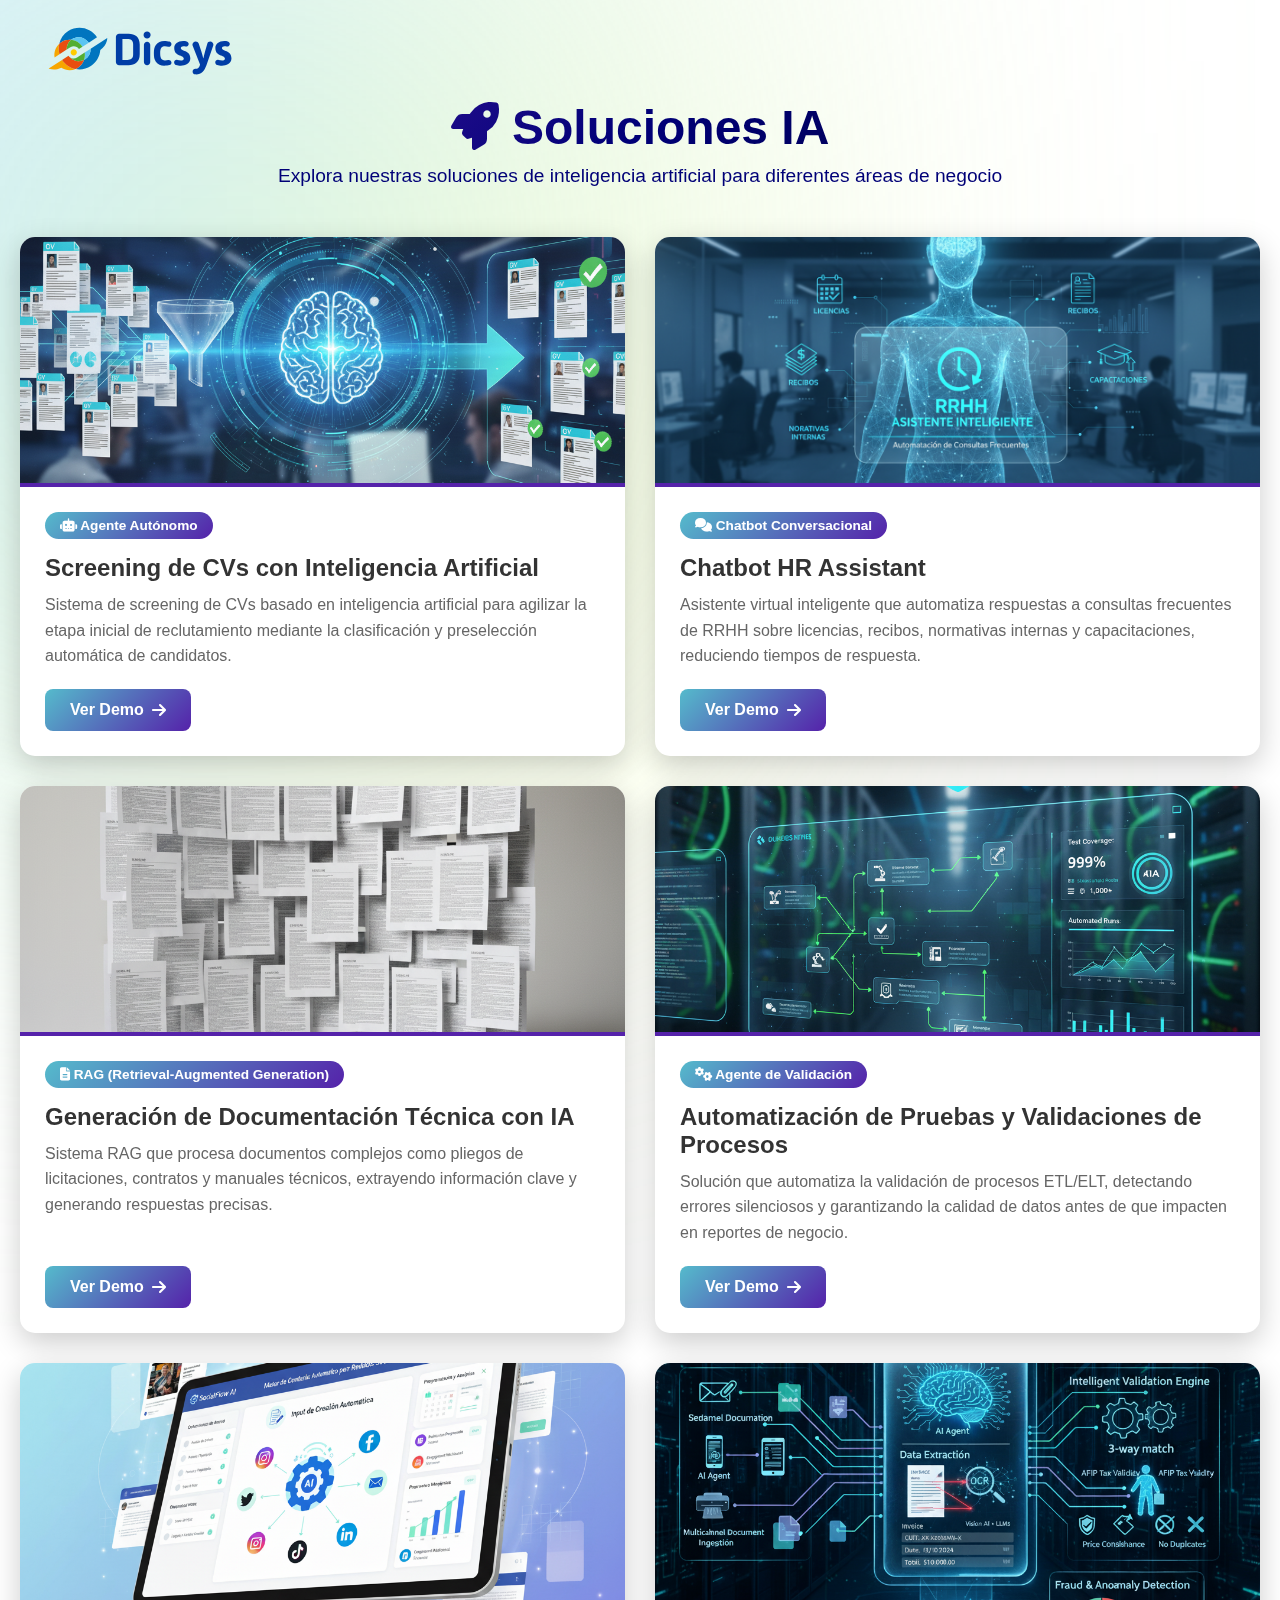
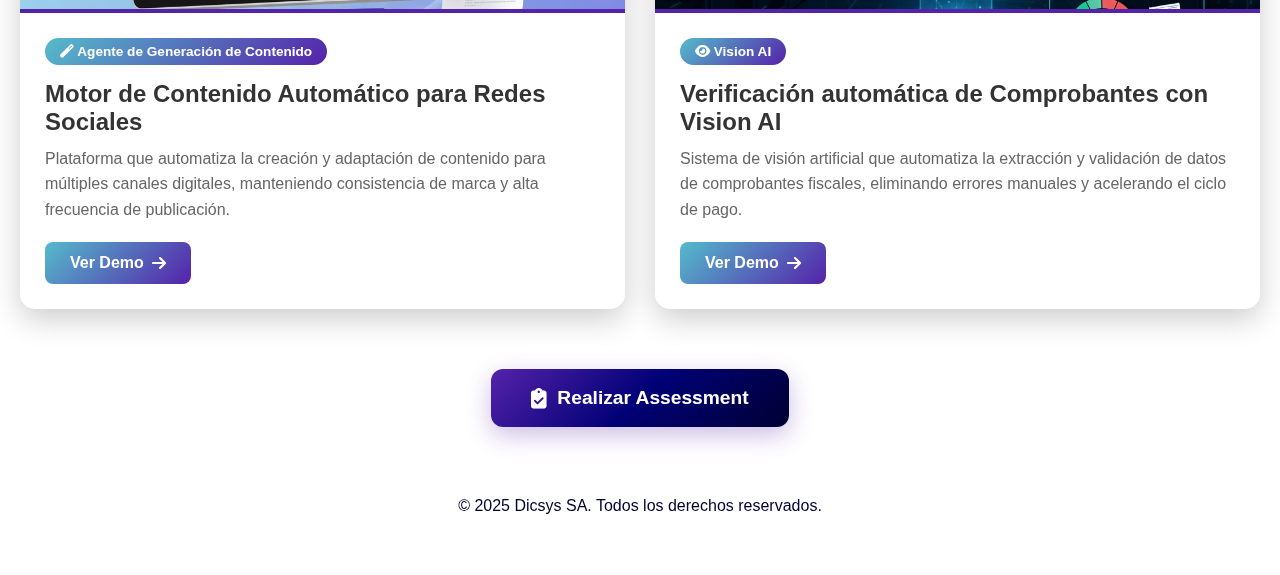
<file: demos.html>
<!DOCTYPE html>
<html lang="es">

<head>
    <meta charset="UTF-8">
    <meta name="viewport" content="width=device-width, initial-scale=1.0">
    <title>Demos de Soluciones IA - Dicsys</title>
    <link rel="stylesheet" href="https://cdnjs.cloudflare.com/ajax/libs/font-awesome/6.4.0/css/all.min.css">
    <style>
        :root {
            --color-primary-dark: #000033;
            --color-primary-blue: #000077;
            --color-primary-purple: #5522AA;
            --color-accent-cyan: #55BBCC;
            --color-accent-orange: #EE8844;
            --color-accent-pink: #FF77AA;
            --gradient-primary: linear-gradient(135deg, #5522AA 0%, #000077 50%, #000033 100%);
            --gradient-secondary: linear-gradient(135deg, #55BBCC 0%, #5522AA 100%);
            --gradient-accent: linear-gradient(135deg, #EE8844 0%, #FF77AA 100%);
        }

        * {
            margin: 0;
            padding: 0;
            box-sizing: border-box;
        }

        body {
            font-family: 'Segoe UI', Tahoma, Geneva, Verdana, sans-serif;
            background: #FFFFFF;
            min-height: 100vh;
            padding: 40px 20px;
            position: relative;
            overflow-x: hidden;
        }

        body::before {
            content: '';
            position: fixed;
            width: 1000px;
            height: 1000px;
            right: 45%;
            top: -220px;
            background: linear-gradient(120.51deg, #87D4FF 11.58%, #F3FFAC 82.42%);
            opacity: 0.6;
            filter: blur(250px);
            z-index: 0;
            pointer-events: none;
        }

        .header {
            position: fixed;
            top: 0;
            left: 0;
            padding: 20px 40px;
            z-index: 1000;
            background: transparent;
        }

        .header .logo {
            height: 60px;
            width: auto;
            filter: none;
        }

        .container {
            max-width: 1400px;
            margin: 0 auto;
            position: relative;
            z-index: 1;
            padding-top: 60px;
        }

        .page-header {
            text-align: center;
            color: var(--color-primary-dark);
            margin-bottom: 50px;
        }

        .page-header h1 {
            font-size: 3rem;
            margin-bottom: 10px;
            background: var(--gradient-primary);
            -webkit-background-clip: text;
            -webkit-text-fill-color: transparent;
            background-clip: text;
        }

        .page-header p {
            font-size: 1.2rem;
            color: var(--color-primary-blue);
        }

        .demos-grid {
            display: grid;
            grid-template-columns: repeat(auto-fit, minmax(400px, 1fr));
            gap: 30px;
            margin-bottom: 40px;
        }

        .demo-card {
            background: white;
            border-radius: 15px;
            overflow: hidden;
            box-shadow: 0 10px 30px rgba(0, 0, 0, 0.2);
            transition: transform 0.3s ease, box-shadow 0.3s ease;
            display: flex;
            flex-direction: column;
        }

        .demo-card:hover {
            transform: translateY(-10px);
            box-shadow: 0 15px 40px rgba(0, 0, 0, 0.3);
        }

        .demo-image {
            width: 100%;
            height: 250px;
            object-fit: cover;
            border-bottom: 4px solid var(--color-primary-purple);
        }

        .demo-content {
            padding: 25px;
            flex-grow: 1;
            display: flex;
            flex-direction: column;
        }

        .demo-type {
            display: inline-block;
            background: var(--gradient-secondary);
            color: white;
            padding: 6px 15px;
            border-radius: 20px;
            font-size: 0.85rem;
            font-weight: 600;
            margin-bottom: 15px;
            align-self: flex-start;
        }

        .demo-title {
            font-size: 1.5rem;
            color: #333;
            margin-bottom: 10px;
            font-weight: 700;
        }

        .demo-description {
            color: #666;
            line-height: 1.6;
            margin-bottom: 20px;
            flex-grow: 1;
        }

        .demo-link {
            display: inline-flex;
            align-items: center;
            justify-content: center;
            background: var(--gradient-secondary);
            color: white;
            text-decoration: none;
            padding: 12px 25px;
            border-radius: 8px;
            font-weight: 600;
            transition: all 0.3s ease;
            align-self: flex-start;
        }

        .demo-link:hover {
            background: var(--gradient-accent);
            transform: scale(1.05);
            box-shadow: 0 5px 15px rgba(238, 136, 68, 0.4);
        }

        .demo-link i {
            margin-left: 8px;
        }

        .assessment-section {
            text-align: center;
            margin-top: 60px;
            margin-bottom: 40px;
        }

        .assessment-btn {
            display: inline-flex;
            align-items: center;
            justify-content: center;
            background: var(--gradient-primary);
            color: white;
            text-decoration: none;
            padding: 18px 40px;
            border-radius: 12px;
            font-size: 1.2rem;
            font-weight: 700;
            transition: all 0.3s ease;
            box-shadow: 0 8px 25px rgba(85, 34, 170, 0.3);
        }

        .assessment-btn:hover {
            background: var(--gradient-accent);
            transform: translateY(-5px);
            box-shadow: 0 12px 35px rgba(238, 136, 68, 0.4);
        }

        .assessment-btn i {
            margin-right: 10px;
            font-size: 1.3rem;
        }

        footer {
            text-align: center;
            color: var(--color-primary-dark);
            margin-top: 50px;
            padding: 20px;
        }

        @media (max-width: 768px) {
            .demos-grid {
                grid-template-columns: 1fr;
            }

            .page-header h1 {
                font-size: 2rem;
            }

            .page-header p {
                font-size: 1rem;
            }

            .header .logo {
                height: 50px;
            }
        }
    </style>
</head>

<body>
    <!-- Header with Logo -->
    <header class="header">
        <img src="assets/img/dicsys_full_color_g.svg" alt="Dicsys Logo" class="logo">
    </header>

    <div class="container">
        <div class="page-header">
            <h1><i class="fas fa-rocket"></i> Soluciones IA</h1>
            <p>Explora nuestras soluciones de inteligencia artificial para diferentes áreas de negocio</p>
        </div>

        <div class="demos-grid">
            <!-- Demo 1: Screening CVs -->
            <div class="demo-card">
                <img src="assets/img/intro.png" alt="Screening CVs con IA" class="demo-image">
                <div class="demo-content">
                    <span class="demo-type"><i class="fas fa-robot"></i> Agente Autónomo</span>
                    <h2 class="demo-title">Screening de CVs con Inteligencia Artificial</h2>
                    <p class="demo-description">
                        Sistema de screening de CVs basado en inteligencia artificial para agilizar la etapa inicial de
                        reclutamiento mediante la clasificación y preselección automática de candidatos.
                    </p>
                    <a href="demo1/index.html" class="demo-link">
                        Ver Demo <i class="fas fa-arrow-right"></i>
                    </a>
                </div>
            </div>

            <!-- Demo 2: Chatbot HR -->
            <div class="demo-card">
                <img src="assets/img/hr-chatbot.png" alt="Chatbot HR Assistant" class="demo-image">
                <div class="demo-content">
                    <span class="demo-type"><i class="fas fa-comments"></i> Chatbot Conversacional</span>
                    <h2 class="demo-title">Chatbot HR Assistant</h2>
                    <p class="demo-description">
                        Asistente virtual inteligente que automatiza respuestas a consultas frecuentes de RRHH sobre
                        licencias, recibos, normativas internas y capacitaciones, reduciendo tiempos de respuesta.
                    </p>
                    <a href="demo2/index.html" class="demo-link">
                        Ver Demo <i class="fas fa-arrow-right"></i>
                    </a>
                </div>
            </div>

            <!-- Demo 3: Bot RAG -->
            <div class="demo-card">
                <img src="assets/img/hojas.png" alt="Generación de Documentación Técnica" class="demo-image">
                <div class="demo-content">
                    <span class="demo-type"><i class="fas fa-file-alt"></i> RAG (Retrieval-Augmented Generation)</span>
                    <h2 class="demo-title">Generación de Documentación Técnica con IA</h2>
                    <p class="demo-description">
                        Sistema RAG que procesa documentos complejos como pliegos de licitaciones, contratos y manuales
                        técnicos, extrayendo información clave y generando respuestas precisas.
                    </p>
                    <a href="demo3/index.html" class="demo-link">
                        Ver Demo <i class="fas fa-arrow-right"></i>
                    </a>
                </div>
            </div>

            <!-- Demo 4: ETL -->
            <div class="demo-card">
                <img src="assets/img/producto-demo4.png" alt="Automatización de Pruebas ETL" class="demo-image">
                <div class="demo-content">
                    <span class="demo-type"><i class="fas fa-cogs"></i> Agente de Validación</span>
                    <h2 class="demo-title">Automatización de Pruebas y Validaciones de Procesos</h2>
                    <p class="demo-description">
                        Solución que automatiza la validación de procesos ETL/ELT, detectando errores silenciosos y
                        garantizando la calidad de datos antes de que impacten en reportes de negocio.
                    </p>
                    <a href="demo4/index.html" class="demo-link">
                        Ver Demo <i class="fas fa-arrow-right"></i>
                    </a>
                </div>
            </div>

            <!-- Demo 5: Marketing -->
            <div class="demo-card">
                <img src="assets/img/marketing.png" alt="Motor de Contenido Automático" class="demo-image">
                <div class="demo-content">
                    <span class="demo-type"><i class="fas fa-magic"></i> Agente de Generación de Contenido</span>
                    <h2 class="demo-title">Motor de Contenido Automático para Redes Sociales</h2>
                    <p class="demo-description">
                        Plataforma que automatiza la creación y adaptación de contenido para múltiples canales
                        digitales, manteniendo consistencia de marca y alta frecuencia de publicación.
                    </p>
                    <a href="demo5/index.html" class="demo-link">
                        Ver Demo <i class="fas fa-arrow-right"></i>
                    </a>
                </div>
            </div>

            <!-- Demo 6: Contabilidad -->
            <div class="demo-card">
                <img src="assets/img/producto-contabilidad.png" alt="Verificación de Comprobantes" class="demo-image">
                <div class="demo-content">
                    <span class="demo-type"><i class="fas fa-eye"></i> Vision AI</span>
                    <h2 class="demo-title">Verificación automática de Comprobantes con Vision AI</h2>
                    <p class="demo-description">
                        Sistema de visión artificial que automatiza la extracción y validación de datos de comprobantes
                        fiscales, eliminando errores manuales y acelerando el ciclo de pago.
                    </p>
                    <a href="demo6/index.html" class="demo-link">
                        Ver Demo <i class="fas fa-arrow-right"></i>
                    </a>
                </div>
            </div>
        </div>

        <div class="assessment-section">
            <a href="assesment.html" class="assessment-btn">
                <i class="fas fa-clipboard-check"></i> Realizar Assessment
            </a>
        </div>

        <footer>
            <p>© 2025 Dicsys SA. Todos los derechos reservados.</p>
        </footer>
    </div>
</body>

</html>
</file>
<file: assets/css/styles.css>
/* =====================================================
   DICSYS PRESENTATION - STYLES
   ===================================================== */

/* ===== VARIABLES DE COLOR DICSYS ===== */
:root {
    /* Colores principales */
    --color-primary-dark: #000033;
    --color-primary-blue: #000077;
    --color-primary-purple: dimgray;
    
    /* Colores secundarios */
    --color-accent-cyan: #55BBCC;
    --color-accent-orange: #EE8844;
    --color-accent-pink: #FF77AA;
    --color-accent-yellow: #FFFFCC;
    
    /* Colores base */
    --color-white: #FFFFFF;
    --color-light: #F5F5F5;
    --color-dark: #1a1a1a;
    
    /* Gradientes */
    --gradient-primary: linear-gradient(135deg, #5522AA 0%, #000077 50%, #000033 100%);
    --gradient-secondary: linear-gradient(135deg, #55BBCC 0%, #5522AA 100%);
    --gradient-accent: linear-gradient(135deg, #EE8844 0%, #FF77AA 100%);

    --gradient-btn-activo: linear-gradient(135deg, #E0D224 0%, #DA8928 100%);
    --gradient-btn-inactivo: linear-gradient(135deg, #037DAA 0%, #1C4787 100%);
}

/* ===== RESET Y BASE ===== */
* {
    margin: 0;
    padding: 0;
    box-sizing: border-box;
}

html {
    font-size: 16px;
    scroll-behavior: smooth;
}

body {
    font-family: 'Segoe UI', Tahoma, Geneva, Verdana, sans-serif;
    background: #FFFFFF;
    color: var(--color-dark);
    min-height: 100vh;
    display: flex;
    flex-direction: column;
    overflow-x: hidden;
}

/* ===== HEADER ===== */
.header {
    position: fixed;
    top: 0;
    left: 0;
    width: 100%;
    padding: 20px 40px;
    background: rgba(255, 255, 255, 0.98);
    backdrop-filter: blur(10px);
    box-shadow: 0 2px 10px rgba(0, 0, 51, 0.1);
    z-index: 1000;
}

.header .logo {
    height: 60px;
    width: auto;
    filter: none;
}
.grisoscuro {
    color: #696969;
}
/* ===== SLIDES CONTAINER ===== */
.slides-container {
    flex: 1;
    display: flex;
    align-items: flex-start;
    justify-content: center;
    padding: 100px 60px 100px 60px;
    overflow-y: auto;
    overflow-x: hidden;
}

.slide {
    display: none;
    width: 100%;
    max-width: 1400px;
    min-height: calc(100vh - 200px);
    animation: fadeIn 0.6s ease-in-out;
}

.slide.active {
    display: block;
}

@keyframes fadeIn {
    from {
        opacity: 0;
        transform: translateY(20px);
    }
    to {
        opacity: 1;
        transform: translateY(0);
    }
}

.slide-content {
    width: 100%;
    padding-right: 10px;
}

.slide-content.scrollable {
    overflow-y: auto;
    max-height: calc(100vh - 200px);
}

/* Estilos del scrollbar */
.slide-content::-webkit-scrollbar {
    width: 8px;
}

.slide-content::-webkit-scrollbar-track {
    background: rgba(85, 34, 170, 0.1);
    border-radius: 10px;
}

.slide-content::-webkit-scrollbar-thumb {
    background: var(--color-primary-purple);
    border-radius: 10px;
}

.slide-content::-webkit-scrollbar-thumb:hover {
    background: var(--color-accent-cyan);
}

/* ===== TÍTULOS ===== */
.slide-title {
    font-size: 2.8rem;
    font-weight: 700;
    color: dimgray;
    text-align: center;
    margin-bottom: 40px;
    text-shadow: none;
    line-height: 1.2;
}

.slide-title i {
    margin-right: 15px;
    color: var(--color-accent-cyan);
}

h2 {
    font-size: 1.6rem;
    color: dimgray;
    margin-bottom: 20px;
    display: flex;
    align-items: center;
    gap: 12px;
}

h2 i {
    color: var(--color-accent-orange);
    font-size: 1.4rem;
}

h3 {
    font-size: 1.3rem;
    color: var(--color-primary-purple);
    margin-bottom: 15px;
    display: flex;
    align-items: center;
    gap: 10px;
}

h3 i {
    color: var(--color-accent-cyan);
}

/* ===== DESCRIPTION CONTENT ===== */
.description-content {
    display: flex;
    align-items: flex-start;
    gap: 25px;
    margin-bottom: 20px;
}

.description-text {
    flex: 1;
}

.description-image {
    flex-shrink: 0;
    display: flex;
    justify-content: center;
    align-items: center;
}

.intro-image {
    max-width: 300px;
    width: auto;
    height: auto;
    border-radius: 12px;
    box-shadow: 0 4px 15px rgba(0, 0, 51, 0.15);
    transition: transform 0.3s ease, box-shadow 0.3s ease;
}

.intro-image:hover {
    transform: scale(1.05);
    box-shadow: 0 6px 20px rgba(85, 187, 204, 0.3);
}
.card {
    background: #FFFFFF;
    backdrop-filter: none;
    border-radius: 20px;
    padding: 30px;
    box-shadow: 0 4px 20px rgba(0, 0, 51, 0.1);
    border: 2px solid rgba(85, 34, 170, 0.2);
    margin-bottom: 25px;
    transition: transform 0.3s ease, box-shadow 0.3s ease;
}

.card:hover {
    transform: translateY(-5px);
    box-shadow: 0 8px 30px rgba(85, 187, 204, 0.3);
}

.card.highlight {
    background: rgba(238, 136, 68, 0.05);
    border: 2px solid var(--color-accent-orange);
}

.card.formula-card {
    background: rgba(85, 34, 170, 0.05);
    border: 2px solid var(--color-primary-purple);
}

/* ===== LAYOUTS ===== */
.content-grid {
    display: grid;
    grid-template-columns: 1fr 1fr;
    gap: 30px;
    margin-bottom: 20px;
}

.two-column {
    display: grid;
    grid-template-columns: 1fr 1fr;
    gap: 30px;
}

/* ===== COMPONENTS GRID ===== */
.components-grid {
    display: grid;
    grid-template-columns: repeat(auto-fit, minmax(350px, 1fr));
    gap: 20px;
    margin-top: 20px;
}

.component-item {
    display: flex;
    align-items: flex-start;
    gap: 15px;
    padding: 20px;
    background: rgba(85, 187, 204, 0.08);
    border-radius: 12px;
    border-left: 4px solid var(--color-accent-cyan);
    transition: all 0.3s ease;
}

.component-item:hover {
    background: rgba(85, 187, 204, 0.15);
    transform: translateY(-3px);
    box-shadow: 0 6px 20px rgba(85, 187, 204, 0.2);
}

.component-item i {
    font-size: 2rem;
    color: var(--color-accent-cyan);
    margin-top: 5px;
    flex-shrink: 0;
}

.component-item strong {
    display: block;
    font-size: 1.1rem;
    margin-bottom: 8px;
    color: var(--color-primary-purple);
    font-weight: 700;
}

.component-item p {
    margin: 0;
    color: var(--color-dark);
    line-height: 1.5;
    font-size: 0.95rem;
}

/* ===== LISTAS ===== */
.problem-list,
.solution-list,
.feature-list,
.tech-list,
.extraction-list {
    list-style: none;
    padding: 0;
}

.problem-list li,
.tech-list li,
.extraction-list li {
    padding: 18px 15px;
    display: flex;
    align-items: flex-start;
    gap: 18px;
    font-size: 1.05rem;
    line-height: 1.7;
    background: rgba(255, 255, 255, 0.5);
    border-radius: 8px;
    margin-bottom: 12px;
    transition: background 0.3s ease, transform 0.2s ease;
}

.problem-list li:hover {
    background: rgba(238, 136, 68, 0.08);
    transform: translateX(5px);
}

.problem-list li i,
.tech-list li i,
.extraction-list li i {
    color: var(--color-accent-orange);
    margin-top: 3px;
    font-size: 1.5rem;
    flex-shrink: 0;
    width: 35px;
    text-align: center;
}

.problem-list li > div,
.tech-list li > div,
.extraction-list li > div {
    flex: 1;
    display: flex;
    flex-direction: column;
}

.problem-list li strong {
    display: inline-block;
    color: dimgray;
    font-size: 1.08rem;
    margin-bottom: 6px;
    font-weight: 700;
}

.problem-list li span {
    display: block;
    color: var(--color-dark);
    line-height: 1.6;
}

.solution-list {
    display: flex;
    flex-direction: column;
    gap: 20px;
}

.solution-list li {
    display: flex;
    align-items: flex-start;
    gap: 15px;
    padding: 15px;
    background: rgba(85, 187, 204, 0.08);
    border-radius: 12px;
    transition: background 0.3s ease;
}

.solution-list li:hover {
    background: rgba(85, 187, 204, 0.15);
}

.solution-list li i {
    font-size: 1.8rem;
    color: var(--color-accent-cyan);
    margin-top: 5px;
    flex-shrink: 0;
}

.solution-list li strong {
    display: block;
    font-size: 1.1rem;
    margin-bottom: 5px;
    color: var(--color-primary-purple);
}

.solution-list li p {
    margin: 0;
    color: var(--color-dark);
    line-height: 1.5;
}

.feature-list {
    display: flex;
    flex-direction: column;
    gap: 20px;
}

.feature-list li {
    display: flex;
    align-items: flex-start;
    gap: 15px;
    padding: 15px;
    background: rgba(85, 187, 204, 0.08);
    border-radius: 12px;
}

.feature-list li i {
    font-size: 1.8rem;
    color: var(--color-accent-cyan);
    margin-top: 5px;
    flex-shrink: 0;
}

.feature-list li strong {
    display: block;
    font-size: 1.1rem;
    margin-bottom: 8px;
    color: var(--color-primary-purple);
}

.feature-list li p {
    margin: 0;
    color: var(--color-dark);
    line-height: 1.5;
}

/* ===== TAGS Y BADGES ===== */
.benefits-tags {
    display: flex;
    flex-direction: column;
    gap: 12px;
    margin-top: 20px;
    align-items: flex-start;
}

.tag {
    background: var(--gradient-btn-activo);
    color: var(--color-white);
    padding: 8px 16px;
    border-radius: 20px;
    font-size: 0.9rem;
    font-weight: 600;
    display: inline-flex;
    align-items: center;
    gap: 8px;
    box-shadow: 0 4px 12px rgba(238, 136, 68, 0.3);
}

.tag i {
    font-size: 0.85rem;
}

/* ===== BENEFITS GRID ===== */
.benefits-grid {
    display: grid;
    grid-template-columns: repeat(auto-fit, minmax(220px, 1fr));
    gap: 20px;
    margin-bottom: 35px;
    justify-items: center;
}

.benefit-card {
    background: #FFFFFF;
    backdrop-filter: none;
    border-radius: 16px;
    padding: 20px;
    text-align: center;
    border: 2px solid rgba(85, 34, 170, 0.2);
    box-shadow: 0 4px 15px rgba(0, 0, 51, 0.1);
    transition: transform 0.3s ease, box-shadow 0.3s ease;
}

.benefit-card:hover {
    transform: translateY(-8px);
    box-shadow: 0 8px 25px rgba(85, 187, 204, 0.3);
    border-color: var(--color-accent-cyan);
}

.benefit-icon {
    width: 60px;
    height: 60px;
    margin: 0 auto 15px;
    background: var(--gradient-secondary);
    border-radius: 50%;
    display: flex;
    align-items: center;
    justify-content: center;
    font-size: 1.8rem;
    color: var(--color-white);
    box-shadow: 0 6px 20px rgba(85, 187, 204, 0.4);
}

.benefit-card h3 {
    font-size: 1.1rem;
    margin-bottom: 10px;
    color: dimgray;
    display: block;
    line-height: 1.3;
}

.benefit-card p {
    font-size: 0.9rem;
    line-height: 1.5;
    color: var(--color-dark);
}

/* ===== IMÁGENES ===== */
.image-container {
    background: rgba(85, 187, 204, 0.05);
    border-radius: 16px;
    padding: 20px;
    text-align: center;
    border: 1px solid rgba(85, 187, 204, 0.2);
}

.image-container h3 {
    margin-bottom: 15px;
    justify-content: center;
}

.image-full-width {
    margin-top: 30px;
    background: rgba(85, 187, 204, 0.05);
    border-radius: 16px;
    padding: 25px;
    text-align: center;
    border: 1px solid rgba(85, 187, 204, 0.2);
}

.image-full-width h3 {
    margin-bottom: 20px;
    justify-content: center;
}

.zoomable {
    max-width: 100%;
    height: auto;
    border-radius: 12px;
    cursor: zoom-in;
    transition: transform 0.3s ease;
    box-shadow: 0 6px 20px rgba(0, 0, 0, 0.3);
}

.zoomable:hover {
    transform: scale(1.02);
}

.image-caption {
    margin-top: 12px;
    font-size: 0.95rem;
    font-style: italic;
    color: var(--color-primary-purple);
}

/* ===== FEATURES LIST ===== */
.features-list {
    display: flex;
    flex-direction: column;
    gap: 20px;
    margin-top: 20px;
}

.feature-item {
    display: flex;
    align-items: flex-start;
    gap: 18px;
    padding: 18px;
    background: rgba(85, 187, 204, 0.08);
    border-radius: 12px;
    border-left: 4px solid var(--color-accent-cyan);
}

.feature-item i {
    font-size: 2rem;
    color: var(--color-accent-orange);
    margin-top: 5px;
    flex-shrink: 0;
}

.feature-item strong {
    display: block;
    font-size: 1.15rem;
    margin-bottom: 8px;
    color: var(--color-primary-purple);
}

.feature-item p {
    margin: 0;
    color: var(--color-dark);
    line-height: 1.6;
}

/* ===== FORMULA CARD ===== */
.formula {
    background: rgba(85, 34, 170, 0.08);
    border: 2px solid var(--color-primary-purple);
    border-radius: 12px;
    padding: 25px;
    margin: 25px 0;
    text-align: center;
}

.formula code {
    font-family: 'Courier New', monospace;
    font-size: 1.8rem;
    color: var(--color-primary-purple);
    font-weight: 600;
}

.note {
    background: rgba(238, 136, 68, 0.15);
    border-left: 4px solid var(--color-accent-orange);
    padding: 15px 20px;
    border-radius: 8px;
    margin-top: 20px;
    font-size: 1rem;
    line-height: 1.6;
}

.note i {
    color: var(--color-accent-orange);
    margin-right: 10px;
}

/* ===== WEIGHTS EXAMPLES ===== */
.weights-examples {
    display: flex;
    flex-direction: column;
    gap: 20px;
    margin-top: 15px;
}

.weight-example {
    background: rgba(85, 187, 204, 0.08);
    padding: 18px;
    border-radius: 12px;
    border-left: 4px solid var(--color-accent-cyan);
}

.weight-example strong {
    display: block;
    font-size: 1.1rem;
    color: var(--color-primary-purple);
    margin-bottom: 12px;
}

.weight-example strong i {
    margin-right: 8px;
    color: var(--color-accent-cyan);
}

.weight-example ul {
    list-style: none;
    padding: 0;
    margin: 0;
}

.weight-example ul li {
    padding: 6px 0;
    display: flex;
    justify-content: space-between;
    align-items: center;
}

.weight {
    background: var(--gradient-accent);
    color: var(--color-white);
    padding: 4px 12px;
    border-radius: 12px;
    font-weight: 700;
    font-size: 0.95rem;
}

/* ===== INTRO TEXT ===== */
.intro-text {
    font-size: 1.15rem;
    line-height: 1.8;
    margin-bottom: 30px;
    text-align: center;
    padding: 20px;
    background: rgba(85, 187, 204, 0.08);
    border-radius: 12px;
    border: 2px solid rgba(85, 187, 204, 0.3);
    color: var(--color-dark);
}

/* ===== VALUATION INFO ===== */
.valuation-info {
    margin: 20px 0;
    display: flex;
    flex-direction: column;
    gap: 12px;
}

.val-item {
    display: flex;
    justify-content: space-between;
    align-items: center;
    padding: 12px 18px;
    background: rgba(85, 187, 204, 0.08);
    border-radius: 8px;
    border-left: 3px solid var(--color-accent-orange);
}

.val-label {
    font-weight: 600;
    color: var(--color-primary-purple);
}

.val-scale {
    background: var(--gradient-secondary);
    color: var(--color-white);
    padding: 5px 14px;
    border-radius: 15px;
    font-size: 0.9rem;
    font-weight: 600;
}

/* ===== COMPARISON FEATURES ===== */
.comparison-features {
    display: grid;
    grid-template-columns: repeat(auto-fit, minmax(250px, 1fr));
    gap: 18px;
    margin-top: 20px;
}

.comp-feature {
    display: flex;
    align-items: center;
    gap: 15px;
    padding: 15px;
    background: rgba(85, 187, 204, 0.08);
    border-radius: 10px;
    border-left: 4px solid var(--color-accent-cyan);
}

.comp-feature i {
    font-size: 1.8rem;
    color: var(--color-accent-orange);
    flex-shrink: 0;
}

.comp-feature span {
    line-height: 1.5;
    color: var(--color-dark);
}

/* ===== NAVIGATION ===== */
.navigation {
    position: fixed;
    bottom: 0;
    left: 0;
    right: 0;
    background: rgba(255, 255, 255, 0.98);
    backdrop-filter: blur(10px);
    padding: 20px 40px;
    display: flex;
    justify-content: space-between;
    align-items: center;
    border-top: 2px solid var(--color-primary-purple);
    box-shadow: 0 -4px 20px rgba(0, 0, 51, 0.1);
    z-index: 1000;
}

.nav-left,
.nav-center,
.nav-right {
    flex: 1;
}

.nav-left {
    display: flex;
    align-items: center;
}

.nav-center {
    display: flex;
    align-items: center;
    justify-content: center;
    gap: 30px;
}

.nav-right {
    display: flex;
    justify-content: flex-end;
    align-items: center;
}

.copyright {
    font-size: 0.9rem;
    color: var(--color-primary-blue);
    margin: 0;
}

.nav-btn {
    background: var(--gradient-btn-inactivo);
    color: var(--color-white);
    border: none;
    padding: 12px 28px;
    border-radius: 25px;
    font-size: 1rem;
    font-weight: 600;
    cursor: pointer;
    display: flex;
    align-items: center;
    gap: 10px;
    transition: all 0.3s ease;
    box-shadow: 0 4px 15px rgba(85, 187, 204, 0.3);
}

.nav-btn:hover:not(:disabled) {
    background: var(--gradient-btn-activo);
    transform: translateY(-2px);
    box-shadow: 0 6px 20px rgba(238, 136, 68, 0.4);
}

.nav-btn:disabled {
    opacity: 0.4;
    cursor: not-allowed;
    background: rgba(255, 255, 255, 0.2);
}

.nav-btn i {
    font-size: 0.9rem;
}

/* ===== DOTS NAVIGATION ===== */
.dots-container {
    display: flex;
    gap: 12px;
    align-items: center;
}

.dot {
    width: 12px;
    height: 12px;
    border-radius: 50%;
    background: rgba(255, 255, 255, 0.3);
    cursor: pointer;
    transition: all 0.3s ease;
    border: 2px solid transparent;
}

.dot:hover {
    background: var(--color-accent-cyan);
    transform: scale(1.2);
}

.dot.active {
    background: var(--color-accent-orange);
    width: 35px;
    border-radius: 10px;
    border-color: var(--color-accent-yellow);
}

/* ===== OPTIONAL LINKS ===== */
.optional-links {
    display: flex;
    gap: 15px;
    flex-wrap: wrap;
    justify-content: flex-end;
}

.optional-link {
    background: rgba(238, 136, 68, 0.2);
    color: var(--color-accent-yellow);
    border: 1px solid var(--color-accent-orange);
    padding: 8px 16px;
    border-radius: 20px;
    font-size: 0.85rem;
    font-weight: 600;
    cursor: pointer;
    transition: all 0.3s ease;
    text-decoration: none;
    display: inline-flex;
    align-items: center;
    gap: 6px;
}

.optional-link:hover {
    background: var(--gradient-accent);
    color: var(--color-white);
    transform: translateY(-2px);
    box-shadow: 0 4px 12px rgba(238, 136, 68, 0.4);
}

.optional-link i {
    font-size: 0.8rem;
}

/* ===== IMAGE MODAL (ZOOM) ===== */
.modal {
    display: none;
    position: fixed;
    z-index: 2000;
    left: 0;
    top: 0;
    width: 100%;
    height: 100%;
    background-color: rgba(0, 0, 0, 0.95);
    align-items: center;
    justify-content: center;
}

.modal.show {
    display: flex;
}

.modal-content {
    max-width: 95%;
    max-height: 90%;
    object-fit: contain;
    border-radius: 8px;
    box-shadow: 0 10px 50px rgba(0, 0, 0, 0.7);
    transition: transform 0.3s ease;
}

.close-modal {
    position: absolute;
    top: 30px;
    right: 50px;
    color: var(--color-white);
    font-size: 50px;
    font-weight: bold;
    cursor: pointer;
    transition: color 0.3s ease;
    z-index: 2001;
}

.close-modal:hover {
    color: var(--color-accent-orange);
}

.zoom-controls {
    position: absolute;
    bottom: 40px;
    left: 50%;
    transform: translateX(-50%);
    display: flex;
    gap: 15px;
    z-index: 2001;
}

.zoom-controls button {
    background: var(--gradient-secondary);
    color: var(--color-white);
    border: none;
    width: 50px;
    height: 50px;
    border-radius: 50%;
    font-size: 1.2rem;
    cursor: pointer;
    transition: all 0.3s ease;
    display: flex;
    align-items: center;
    justify-content: center;
}

.zoom-controls button:hover {
    background: var(--gradient-accent);
    transform: scale(1.1);
}

/* ===== SCROLL INDICATOR ===== */
.scroll-indicator {
    position: fixed;
    bottom: 100px;
    right: 30px;
    background: var(--gradient-secondary);
    color: var(--color-white);
    padding: 10px 15px;
    border-radius: 20px;
    font-size: 0.9rem;
    font-weight: 600;
    opacity: 0;
    transform: translateY(20px);
    transition: all 0.3s ease;
    z-index: 999;
    pointer-events: none;
}

.scroll-indicator.show {
    opacity: 1;
    transform: translateY(0);
}

.scroll-indicator i {
    margin-right: 8px;
    animation: bounce 2s infinite;
}

@keyframes bounce {
    0%, 20%, 50%, 80%, 100% {
        transform: translateY(0);
    }
    40% {
        transform: translateY(-5px);
    }
    60% {
        transform: translateY(-3px);
    }
}

/* ===== RESPONSIVE DESIGN ===== */
@media (max-width: 1200px) {
    .content-grid,
    .two-column {
        grid-template-columns: 1fr;
    }
    
    .components-grid {
        grid-template-columns: repeat(auto-fit, minmax(300px, 1fr));
    }
    
    .benefits-grid {
        grid-template-columns: repeat(3, 1fr);
        gap: 15px;
    }
    
    .slide-title {
        font-size: 2.2rem;
    }
    
    .slides-container {
        padding: 90px 30px 90px 30px;
    }
}

@media (max-width: 900px) {
    .benefits-grid {
        grid-template-columns: repeat(2, 1fr);
        gap: 15px;
    }
    
    .benefit-card {
        padding: 15px;
    }
    
    .benefit-icon {
        width: 50px;
        height: 50px;
        font-size: 1.5rem;
        margin-bottom: 12px;
    }
    
    .benefit-card h3 {
        font-size: 1rem;
        margin-bottom: 8px;
    }
    
    .benefit-card p {
        font-size: 0.85rem;
        line-height: 1.4;
    }
}

@media (max-width: 768px) {
    .header .logo {
        height: 45px;
    }
    
    .slides-container {
        padding: 90px 20px 90px 20px;
    }
    
    .slide-content.scrollable {
        max-height: calc(100vh - 180px);
    }
    
    .slide-title {
        font-size: 1.8rem;
    }
    
    h2 {
        font-size: 1.3rem;
    }
    
    .description-content {
        flex-direction: column;
        gap: 15px;
        align-items: center;
    }
    
    .description-image {
        order: -1;
    }
    
    .intro-image {
        max-width: 200px;
    }
    
    .components-grid {
        grid-template-columns: 1fr;
        gap: 15px;
    }
    
    .component-item {
        padding: 15px;
    }
    
    .component-item i {
        font-size: 1.5rem;
    }
    
    .component-item strong {
        font-size: 1rem;
    }
    
    .component-item p {
        font-size: 0.9rem;
    }
    
    .benefits-grid {
        grid-template-columns: 1fr;
        gap: 12px;
    }
    
    .benefit-card {
        padding: 15px;
    }
    
    .benefit-icon {
        width: 45px;
        height: 45px;
        font-size: 1.3rem;
        margin-bottom: 10px;
    }
    
    .benefit-card h3 {
        font-size: 0.95rem;
        margin-bottom: 8px;
    }
    
    .benefit-card p {
        font-size: 0.8rem;
        line-height: 1.4;
    }
    
    .navigation {
        padding: 15px 20px;
        flex-direction: column;
        gap: 15px;
    }
    
    .nav-left,
    .nav-center,
    .nav-right {
        width: 100%;
        justify-content: center;
    }
    
    .nav-btn {
        padding: 10px 20px;
        font-size: 0.9rem;
    }
    
    .optional-links {
        justify-content: center;
    }
}

.hero-area {
    position: absolute;
    width: 1000px;
    height: 873.3px;
    inset-inline-end: 45%;
    top: -220px;
    background: linear-gradient(120.51deg, #87D4FF 11.58%, #F3FFAC 82.42%);
    opacity: .6;
    filter: blur(250px);
    transform: matrix(-1, 0, 0, 1, 0, 0);
    z-index: -1;
  }
</file>
